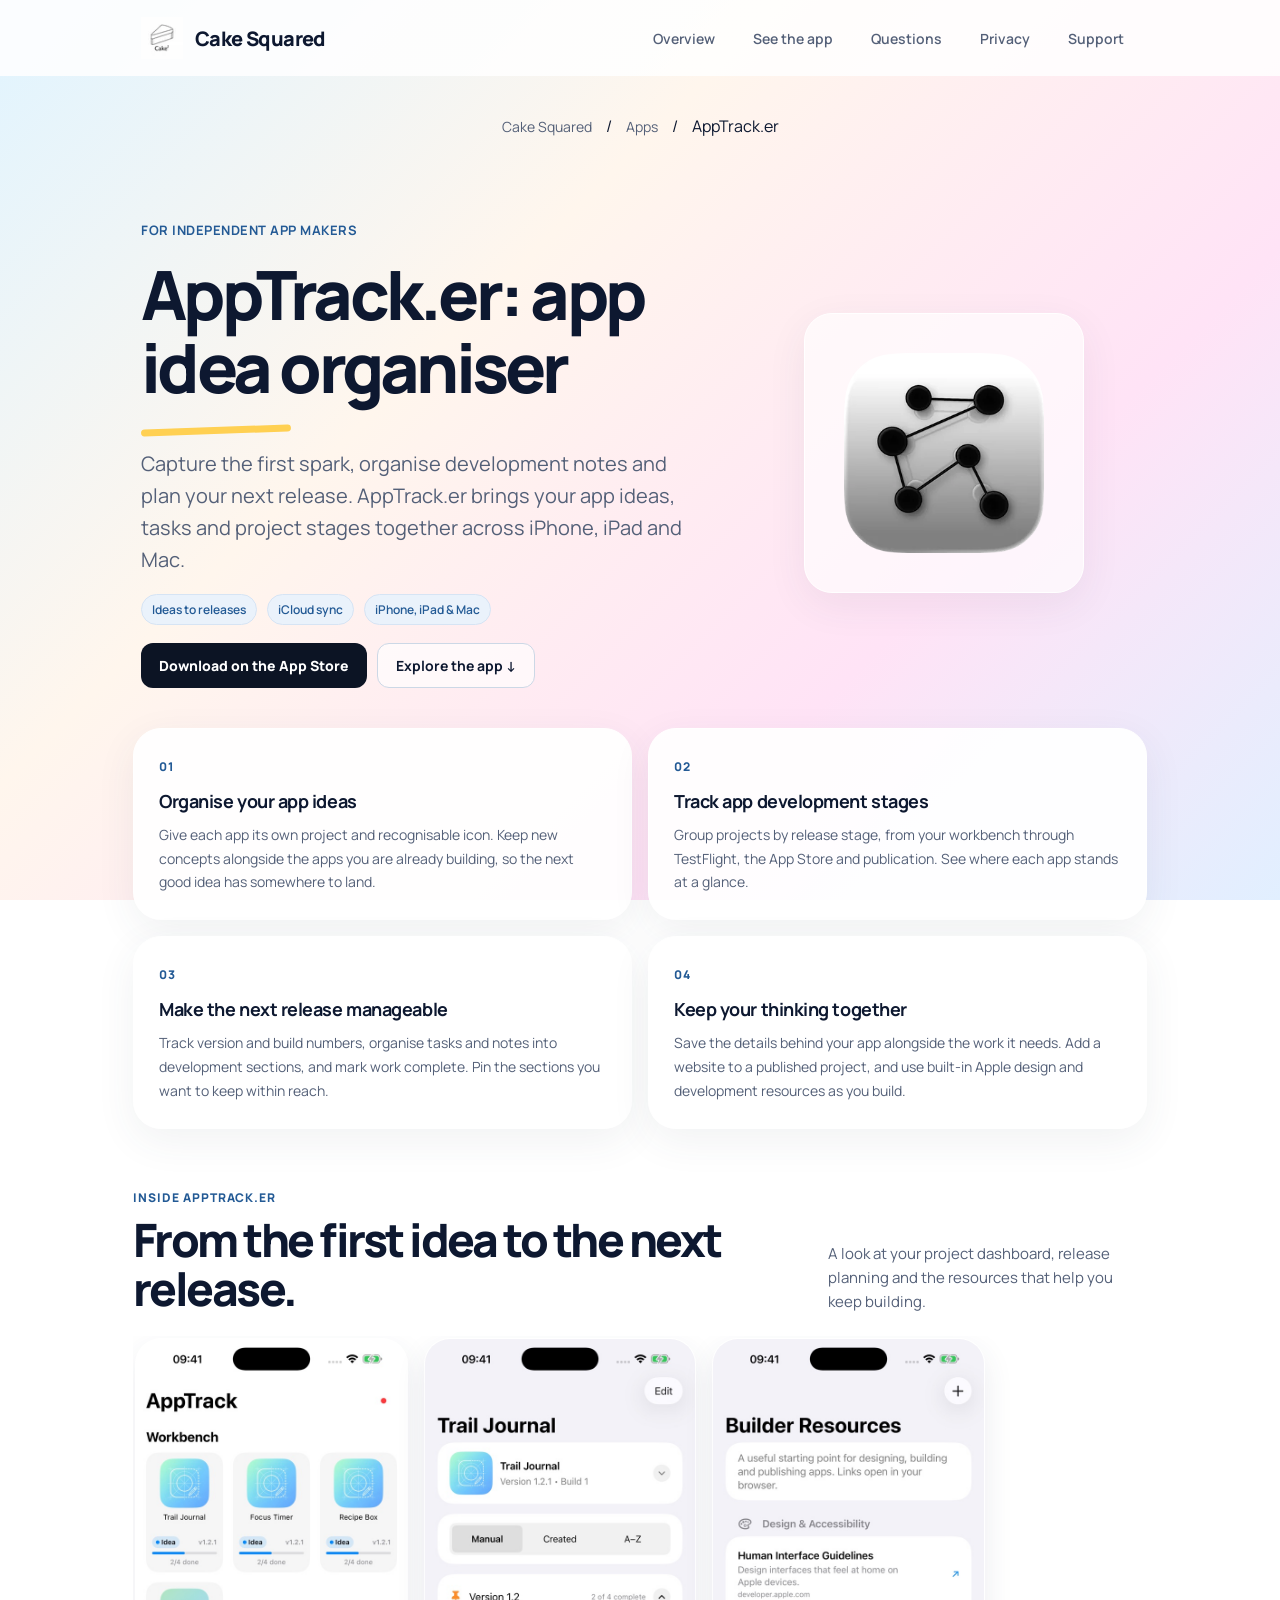
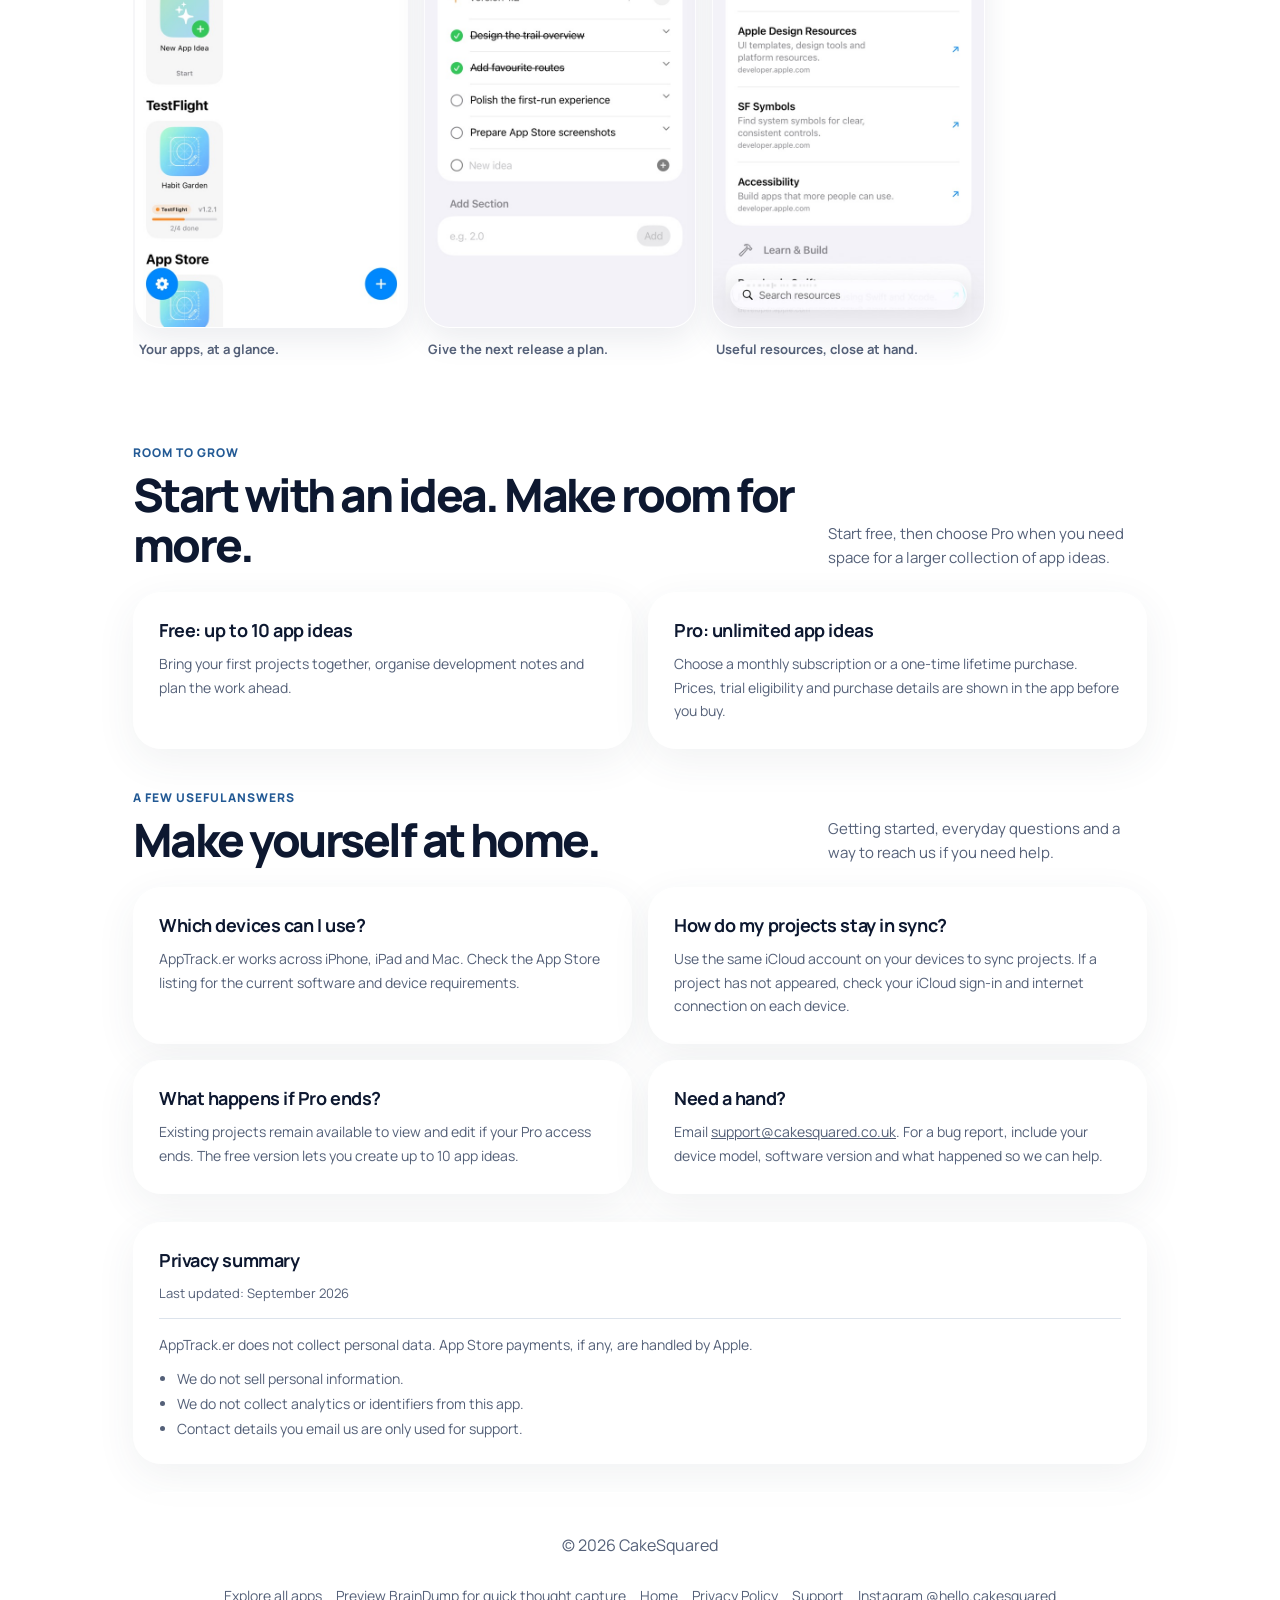
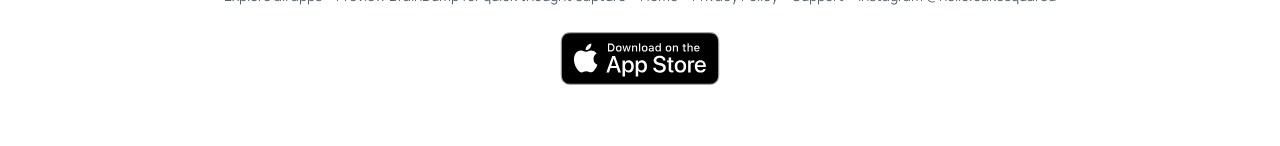
<file: app-track.html>
<!doctype html>
<html lang="en-GB">
<head>
  <meta charset="utf-8">
  <meta name="theme-color" content="#fff6fc">
  <meta name="viewport" content="width=device-width, initial-scale=1, viewport-fit=cover">
  <title>AppTrack.er — App Idea Organiser &amp; Project Planner | Cake Squared</title>
  <meta name="description" content="Organise app ideas, development notes and release plans with AppTrack.er. Track project stages, tasks and builds across iPhone, iPad and Mac.">



  <link rel="icon" href="assets/favicon-32.png" sizes="32x32" type="image/png">
  <link rel="icon" href="assets/favicon.png" sizes="512x512" type="image/png">
  <link rel="apple-touch-icon" href="assets/apple-touch-icon.png">
  <link rel="stylesheet" href="style.css?v=20261019-performance">

<link rel="canonical" href="https://cakesquared.co.uk/app-track.html">
<meta property="og:type" content="website">
<meta property="og:site_name" content="Cake Squared">
<meta property="og:locale" content="en_GB">
<meta property="og:title" content="AppTrack.er — App Idea Organiser &amp; Project Planner | Cake Squared">
<meta property="og:description" content="Organise app ideas, development notes and release plans with AppTrack.er. Track project stages, tasks and builds across iPhone, iPad and Mac.">
<meta property="og:url" content="https://cakesquared.co.uk/app-track.html">
<meta property="og:image" content="https://cakesquared.co.uk/assets/app-track-icon.png">
<meta property="og:image:alt" content="AppTrack.er app icon">
<script type="application/ld+json">{"@context": "https://schema.org", "@type": "SoftwareApplication", "name": "AppTrack.er", "url": "https://cakesquared.co.uk/app-track.html", "description": "Organise app ideas, development notes and release plans with AppTrack.er. Track project stages, tasks and builds across iPhone, iPad and Mac.", "applicationCategory": "DeveloperApplication", "operatingSystem": "iOS, iPadOS, macOS", "installUrl": "https://apps.apple.com/gb/app/apptrack-er/id6759859570", "image": "https://cakesquared.co.uk/assets/app-track-icon.png", "publisher": {"@type": "Organization", "name": "Cake Squared", "url": "https://cakesquared.co.uk/"}}</script>
<script type="application/ld+json">{"@context": "https://schema.org", "@type": "BreadcrumbList", "itemListElement": [{"@type": "ListItem", "position": 1, "name": "Cake Squared", "item": "https://cakesquared.co.uk/"}, {"@type": "ListItem", "position": 2, "name": "Apps", "item": "https://cakesquared.co.uk/apps/"}, {"@type": "ListItem", "position": 3, "name": "AppTrack.er", "item": "https://cakesquared.co.uk/app-track.html"}]}</script>
<link rel="preload" href="/assets/fonts/manrope-latin-wght.a30ddcd349.woff2" as="font" type="font/woff2" crossorigin>
</head>
<body data-app="app-track">
  <a class="skip-link" href="#main">Skip to content</a>
  <main id="main" class="page-shell page-shell--detail" aria-label="AppTrack.er">
    <header class="topbar reveal" style="--d:0">
      <a class="back-pill" href="/">
        <img src="/assets/cake-logo-96.fbf16d977c.webp" srcset="/assets/cake-logo-48.857204a670.webp 48w, /assets/cake-logo-96.fbf16d977c.webp 96w, /assets/cake-logo-144.d6beeb73c0.webp 144w" sizes="42px" alt="" width="36" height="36">
        <span>Cake Squared</span>
      </a>
      <nav class="topbar-nav" aria-label="Page actions">
        <a class="nav-link" href="#overview">Overview</a>
        <a class="nav-link" href="#screens">See the app</a>
        <a class="nav-link" href="#support">Questions</a>
        <a class="nav-link" href="#privacy">Privacy</a>
        <a class="nav-link" href="mailto:support@cakesquared.co.uk">Support</a>
      </nav>
    </header>
    <nav class="footer-meta breadcrumbs" aria-label="Breadcrumb"><a href="https://cakesquared.co.uk/">Cake Squared</a> <span aria-hidden="true">/</span> <a href="https://cakesquared.co.uk/apps/">Apps</a> <span aria-hidden="true">/</span> <span aria-current="page">AppTrack.er</span></nav>

    <section class="hero reveal" style="--d:1">
      <div class="detail-hero-grid">
        <div class="detail-hero-copy">
          <span class="eyebrow">For independent app makers</span>
          <h1>AppTrack.er: app idea organiser</h1>
          <p>Capture the first spark, organise development notes and plan your next release. AppTrack.er brings your app ideas, tasks and project stages together across iPhone, iPad and Mac.</p>
          <div class="detail-chip-row"><span class="feature-chip">Ideas to releases</span><span class="feature-chip">iCloud sync</span><span class="feature-chip">iPhone, iPad &amp; Mac</span></div>
          <div class="detail-actions">
            <a class="cta-primary" href="https://apps.apple.com/gb/app/apptrack-er/id6759859570" target="_blank" rel="noopener noreferrer">Download on the App Store</a>
            <a class="ghost-pill" href="#screens">Explore the app ↓</a>
          </div>
        </div>
        <div class="detail-media" aria-hidden="true">
          <div class="detail-glass detail-glass--light">
            <img src="/assets/app-track-icon-280.3f700f9663.webp" srcset="/assets/app-track-icon-160.f010804322.webp 160w, /assets/app-track-icon-280.3f700f9663.webp 280w, /assets/app-track-icon-420.3039250a13.webp 420w, /assets/app-track-icon-640.511a740636.webp 640w" sizes="(max-width: 650px) 130px, 202px" alt="" width="220" height="220">
          </div>
        </div>
      </div>
    </section>

    <section id="overview" class="feature-grid" aria-label="What you can do with AppTrack.er"><article class="feature-card"><span class="feature-kicker">01</span><h2>Organise your app ideas</h2><p>Give each app its own project and recognisable icon. Keep new concepts alongside the apps you are already building, so the next good idea has somewhere to land.</p></article>
<article class="feature-card"><span class="feature-kicker">02</span><h2>Track app development stages</h2><p>Group projects by release stage, from your workbench through TestFlight, the App Store and publication. See where each app stands at a glance.</p></article>
<article class="feature-card"><span class="feature-kicker">03</span><h2>Make the next release manageable</h2><p>Track version and build numbers, organise tasks and notes into development sections, and mark work complete. Pin the sections you want to keep within reach.</p></article>
<article class="feature-card"><span class="feature-kicker">04</span><h2>Keep your thinking together</h2><p>Save the details behind your app alongside the work it needs. Add a website to a published project, and use built-in Apple design and development resources as you build.</p></article></section>

<section id="screens" class="showcase" aria-labelledby="screens-heading"><div class="showcase-heading"><div><span class="eyebrow">Inside AppTrack.er</span><h2 id="screens-heading">From the first idea to the next release.</h2></div><p>A look at your project dashboard, release planning and the resources that help you keep building.</p></div><div class="screenshot-rail" tabindex="0" role="region" aria-label="AppTrack.er screenshots; scroll to see more"><figure class="screenshot-card"><img src="assets/app-track/dashboard.jpg" alt="AppTrack.er project dashboard with app ideas and release stages" width="598" height="1300" loading="lazy"><figcaption>Your apps, at a glance.</figcaption></figure><figure class="screenshot-card"><img src="assets/app-track/release-planning.jpg" alt="AppTrack.er release planning with development sections and project details" width="598" height="1300" loading="lazy"><figcaption>Give the next release a plan.</figcaption></figure><figure class="screenshot-card"><img src="assets/app-track/resources.jpg" alt="AppTrack.er built-in Apple design and development resources" width="598" height="1300" loading="lazy"><figcaption>Useful resources, close at hand.</figcaption></figure></div></section>

<section id="plans" class="showcase" aria-labelledby="plans-heading"><div class="showcase-heading"><div><span class="eyebrow">Room to grow</span><h2 id="plans-heading">Start with an idea. Make room for more.</h2></div><p>Start free, then choose Pro when you need space for a larger collection of app ideas.</p></div><div class="feature-grid"><article class="feature-card"><h3>Free: up to 10 app ideas</h3><p>Bring your first projects together, organise development notes and plan the work ahead.</p></article><article class="feature-card"><h3>Pro: unlimited app ideas</h3><p>Choose a monthly subscription or a one-time lifetime purchase. Prices, trial eligibility and purchase details are shown in the app before you buy.</p></article></div></section>

<section id="support" aria-labelledby="support-heading"><div class="showcase-heading"><div><span class="eyebrow">A few useful answers</span><h2 id="support-heading">Make yourself at home.</h2></div><p>Getting started, everyday questions and a way to reach us if you need help.</p></div><div class="support-grid"><article class="support-card"><h3>Which devices can I use?</h3><p>AppTrack.er works across iPhone, iPad and Mac. Check the App Store listing for the current software and device requirements.</p></article><article class="support-card"><h3>How do my projects stay in sync?</h3><p>Use the same iCloud account on your devices to sync projects. If a project has not appeared, check your iCloud sign-in and internet connection on each device.</p></article><article class="support-card"><h3>What happens if Pro ends?</h3><p>Existing projects remain available to view and edit if your Pro access ends. The free version lets you create up to 10 app ideas.</p></article><article class="support-card"><h3>Need a hand?</h3><p>Email <a href="mailto:support@cakesquared.co.uk?subject=AppTrack.er%20support">support@cakesquared.co.uk</a>. For a bug report, include your device model, software version and what happened so we can help.</p></article></div></section>

    <section id="privacy" class="privacy-card reveal" style="--d:7">
      <h2>Privacy summary</h2>
      <p class="intro-note">Last updated: September 2026</p>
      <div class="divider"></div>
      <p>AppTrack.er does not collect personal data. App Store payments, if any, are handled by Apple.</p>
      <ul>
        <li>We do not sell personal information.</li>
        <li>We do not collect analytics or identifiers from this app.</li>
        <li>Contact details you email us are only used for support.</li>
      </ul>
    </section>

    <footer class="footer-card reveal" style="--d:8">
      <div>
        <p>&copy; 2026 CakeSquared</p>
        <div class="footer-meta">
          <a href="/apps/">Explore all apps</a>
          <a href="/brain-dump.html">Preview BrainDump for quick thought capture</a>
          <a href="/">Home</a>
          <a href="privacy-policy.html">Privacy Policy</a>
          <a href="mailto:support@cakesquared.co.uk">Support</a>
          <a href="https://www.instagram.com/hello.cakesquared/" target="_blank" rel="noopener noreferrer">Instagram @hello.cakesquared</a>
          <a href="https://apps.apple.com/gb/app/apptrack-er/id6759859570" target="_blank" rel="noopener noreferrer"><img src="assets/app-store-badge.svg" alt="Download on the App Store" width="160" height="53" loading="lazy"></a>
        </div>
      </div>
    </footer>
  </main>
</body>
</html>
</file>
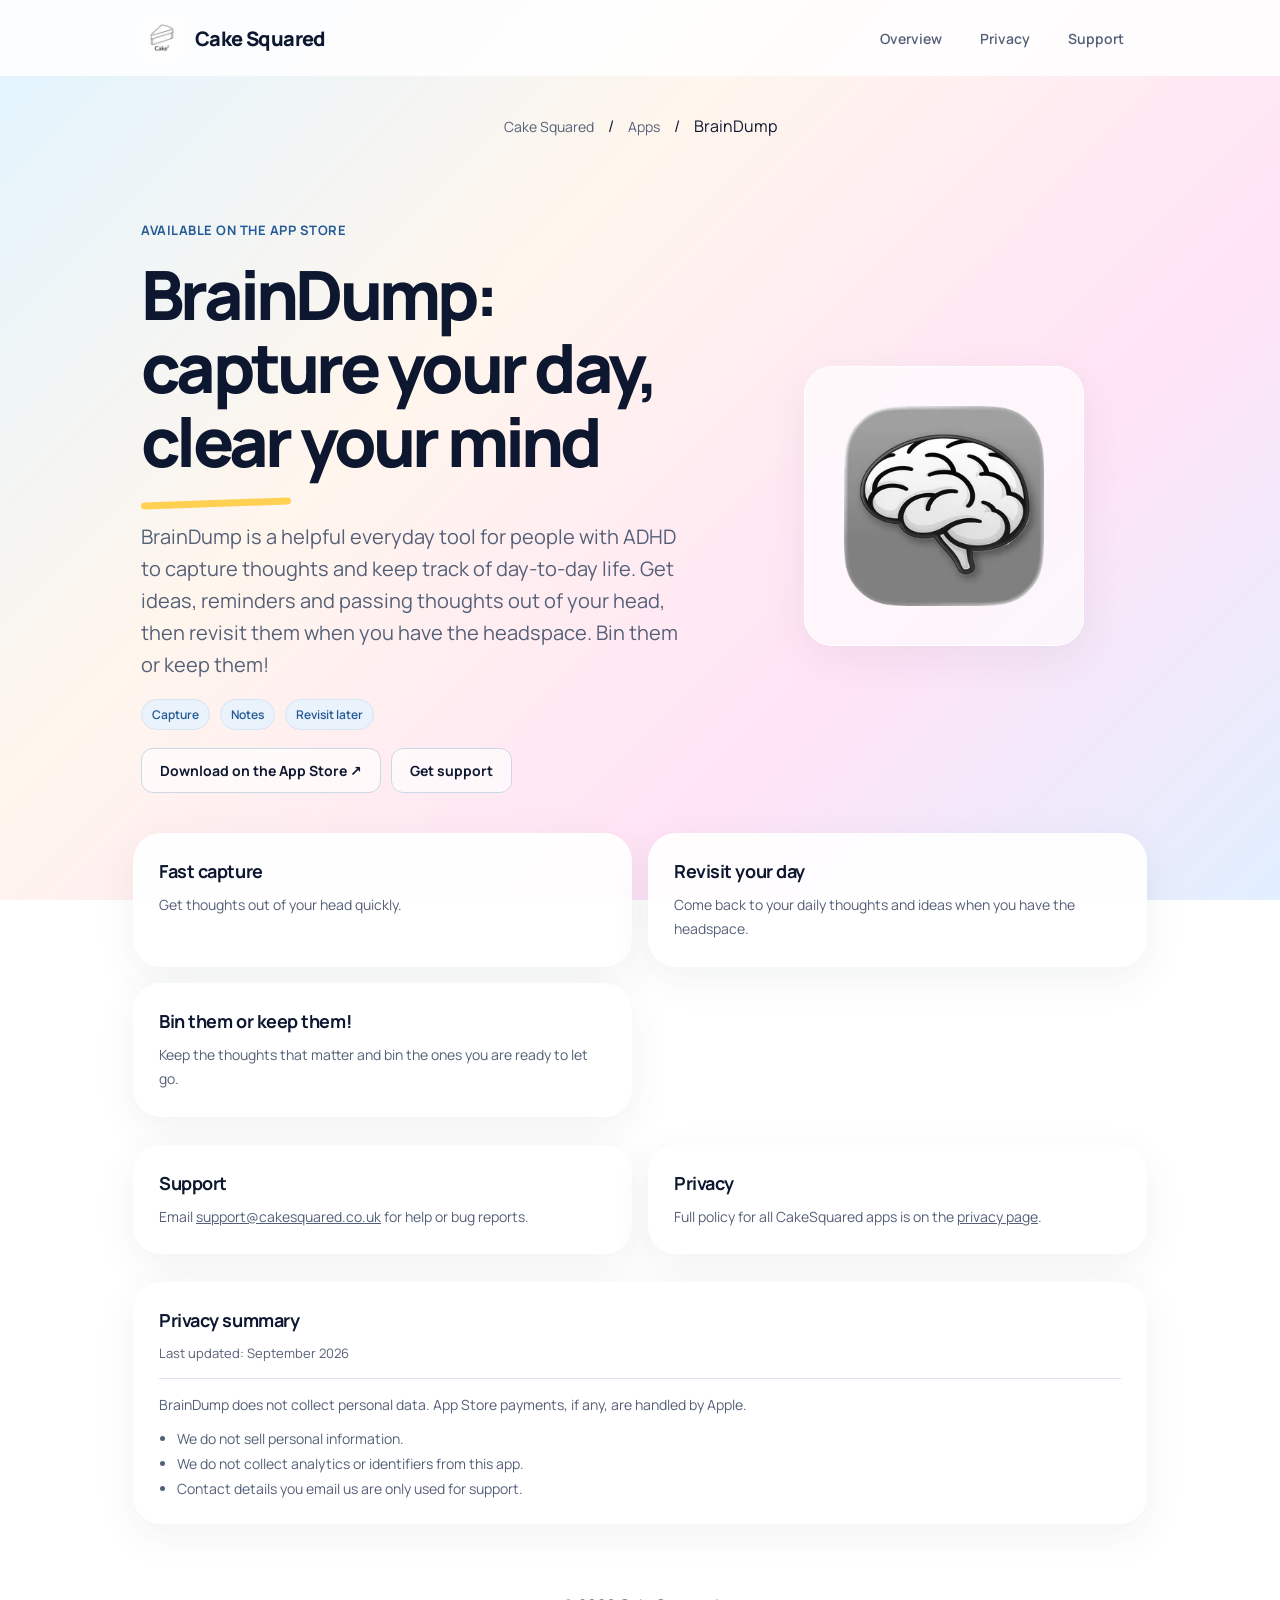
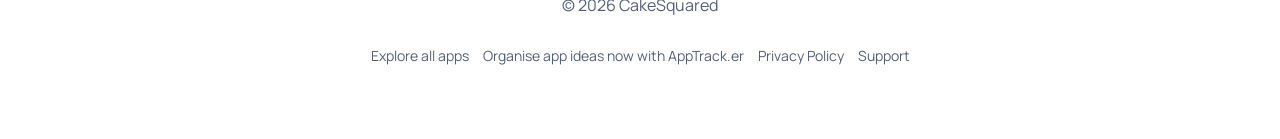
<file: brain-dump.html>
<!doctype html>
<html lang="en-GB">
<head>
  <meta charset="utf-8">
  <meta name="theme-color" content="#fff6fc">
  <meta name="viewport" content="width=device-width, initial-scale=1, viewport-fit=cover">
  <title>BrainDump — Capture Your Daily Thoughts | Cake Squared</title>
  <meta name="description" content="BrainDump is a helpful everyday tool for people with ADHD. Capture daily thoughts, revisit them later, then bin them or keep them. Available on the App Store.">



  <link rel="icon" href="assets/favicon-32.png" sizes="32x32" type="image/png">
  <link rel="icon" href="assets/favicon.png" sizes="512x512" type="image/png">
  <link rel="apple-touch-icon" href="assets/apple-touch-icon.png">
  <link rel="stylesheet" href="style.css?v=20261019-performance">

<link rel="canonical" href="https://cakesquared.co.uk/brain-dump.html">
<meta property="og:type" content="website">
<meta property="og:site_name" content="Cake Squared">
<meta property="og:locale" content="en_GB">
<meta property="og:title" content="BrainDump — Capture Your Daily Thoughts | Cake Squared">
<meta property="og:description" content="BrainDump is a helpful everyday tool for people with ADHD. Capture daily thoughts, revisit them later, then bin them or keep them. Available on the App Store.">
<meta property="og:url" content="https://cakesquared.co.uk/brain-dump.html">
<meta property="og:image" content="https://cakesquared.co.uk/assets/brain-dump-icon.png">
<meta property="og:image:alt" content="BrainDump app icon">
<script type="application/ld+json">{"@context": "https://schema.org", "@type": "BreadcrumbList", "itemListElement": [{"@type": "ListItem", "position": 1, "name": "Cake Squared", "item": "https://cakesquared.co.uk/"}, {"@type": "ListItem", "position": 2, "name": "Apps", "item": "https://cakesquared.co.uk/apps/"}, {"@type": "ListItem", "position": 3, "name": "BrainDump", "item": "https://cakesquared.co.uk/brain-dump.html"}]}</script>
<script type="application/ld+json">{"@context": "https://schema.org", "@type": "SoftwareApplication", "name": "BrainDump", "url": "https://cakesquared.co.uk/brain-dump.html", "operatingSystem": "iOS", "applicationCategory": "ProductivityApplication", "installUrl": "https://apps.apple.com/us/app/braindump-capture-your-mind/id6759315059", "description": "Capture daily thoughts, revisit them later, then bin them or keep them. A helpful everyday tool for people with ADHD."}</script>
<link rel="preload" href="/assets/fonts/manrope-latin-wght.a30ddcd349.woff2" as="font" type="font/woff2" crossorigin>
</head>
<body data-app="brain-dump">
  <a class="skip-link" href="#main">Skip to content</a>
  <main id="main" class="page-shell page-shell--detail" aria-label="BrainDump">
    <header class="topbar reveal" style="--d:0">
      <a class="back-pill" href="/">
        <img src="/assets/cake-logo-96.fbf16d977c.webp" srcset="/assets/cake-logo-48.857204a670.webp 48w, /assets/cake-logo-96.fbf16d977c.webp 96w, /assets/cake-logo-144.d6beeb73c0.webp 144w" sizes="42px" alt="" width="36" height="36">
        <span>Cake Squared</span>
      </a>
      <nav class="topbar-nav" aria-label="Page actions">
        <a class="nav-link" href="#overview">Overview</a>
        <a class="nav-link" href="#privacy">Privacy</a>
        <a class="nav-link" href="mailto:support@cakesquared.co.uk">Support</a>
      </nav>
    </header>
    <nav class="footer-meta breadcrumbs" aria-label="Breadcrumb"><a href="https://cakesquared.co.uk/">Cake Squared</a> <span aria-hidden="true">/</span> <a href="https://cakesquared.co.uk/apps/">Apps</a> <span aria-hidden="true">/</span> <span aria-current="page">BrainDump</span></nav>

    <section class="hero reveal" style="--d:1">
      <div class="detail-hero-grid">
        <div class="detail-hero-copy">
          <span class="eyebrow">Available on the App Store</span>
          <h1>BrainDump: capture your day, clear your mind</h1>
          <p>BrainDump is a helpful everyday tool for people with ADHD to capture thoughts and keep track of day-to-day life. Get ideas, reminders and passing thoughts out of your head, then revisit them when you have the headspace. Bin them or keep them!</p>
          <div class="detail-chip-row">
            <span class="feature-chip">Capture</span>
            <span class="feature-chip">Notes</span>
            <span class="feature-chip">Revisit later</span>
          </div>
          <div class="detail-actions">
            <a class="ghost-pill" href="https://apps.apple.com/us/app/braindump-capture-your-mind/id6759315059" target="_blank" rel="noopener">Download on the App Store ↗</a>
            <a class="ghost-pill" href="mailto:support@cakesquared.co.uk">Get support</a>
          </div>
        </div>
        <div class="detail-media" aria-hidden="true">
          <div class="detail-glass detail-glass--light">
            <img src="/assets/brain-dump-icon-280.26d055d819.webp" srcset="/assets/brain-dump-icon-160.3758b130e0.webp 160w, /assets/brain-dump-icon-280.26d055d819.webp 280w, /assets/brain-dump-icon-420.34e09faa56.webp 420w, /assets/brain-dump-icon-640.884ef76376.webp 640w" sizes="(max-width: 650px) 130px, 202px" alt="" width="220" height="220" loading="lazy">
          </div>
        </div>
      </div>
    </section>

    <section id="overview" class="feature-grid">
      <article class="feature-card reveal" style="--d:2"><h2>Fast capture</h2><p>Get thoughts out of your head quickly.</p></article>
      <article class="feature-card reveal" style="--d:3"><h2>Revisit your day</h2><p>Come back to your daily thoughts and ideas when you have the headspace.</p></article>
      <article class="feature-card reveal" style="--d:4"><h2>Bin them or keep them!</h2><p>Keep the thoughts that matter and bin the ones you are ready to let go.</p></article>
    </section>

    <section class="support-grid">
      <article class="support-card reveal" style="--d:5">
        <h2>Support</h2>
        <p>Email <a href="mailto:support@cakesquared.co.uk">support@cakesquared.co.uk</a> for help or bug reports.</p>
      </article>
      <article class="support-card reveal" style="--d:6">
        <h2>Privacy</h2>
        <p>Full policy for all CakeSquared apps is on the <a href="privacy-policy.html">privacy page</a>.</p>
      </article>
    </section>

    <section id="privacy" class="privacy-card reveal" style="--d:7">
      <h2>Privacy summary</h2>
      <p class="intro-note">Last updated: September 2026</p>
      <div class="divider"></div>
      <p>BrainDump does not collect personal data. App Store payments, if any, are handled by Apple.</p>
      <ul>
        <li>We do not sell personal information.</li>
        <li>We do not collect analytics or identifiers from this app.</li>
        <li>Contact details you email us are only used for support.</li>
      </ul>
    </section>

    <footer class="footer-card reveal" style="--d:8">
      <div>
        <p>&copy; 2026 CakeSquared</p>
        <div class="footer-meta">
          <a href="/apps/">Explore all apps</a>
          <a href="/app-track.html">Organise app ideas now with AppTrack.er</a>
          <a href="privacy-policy.html">Privacy Policy</a>
          <a href="mailto:support@cakesquared.co.uk">Support</a>

        </div>
      </div>
    </footer>
  </main>
</body>
</html>
</file>
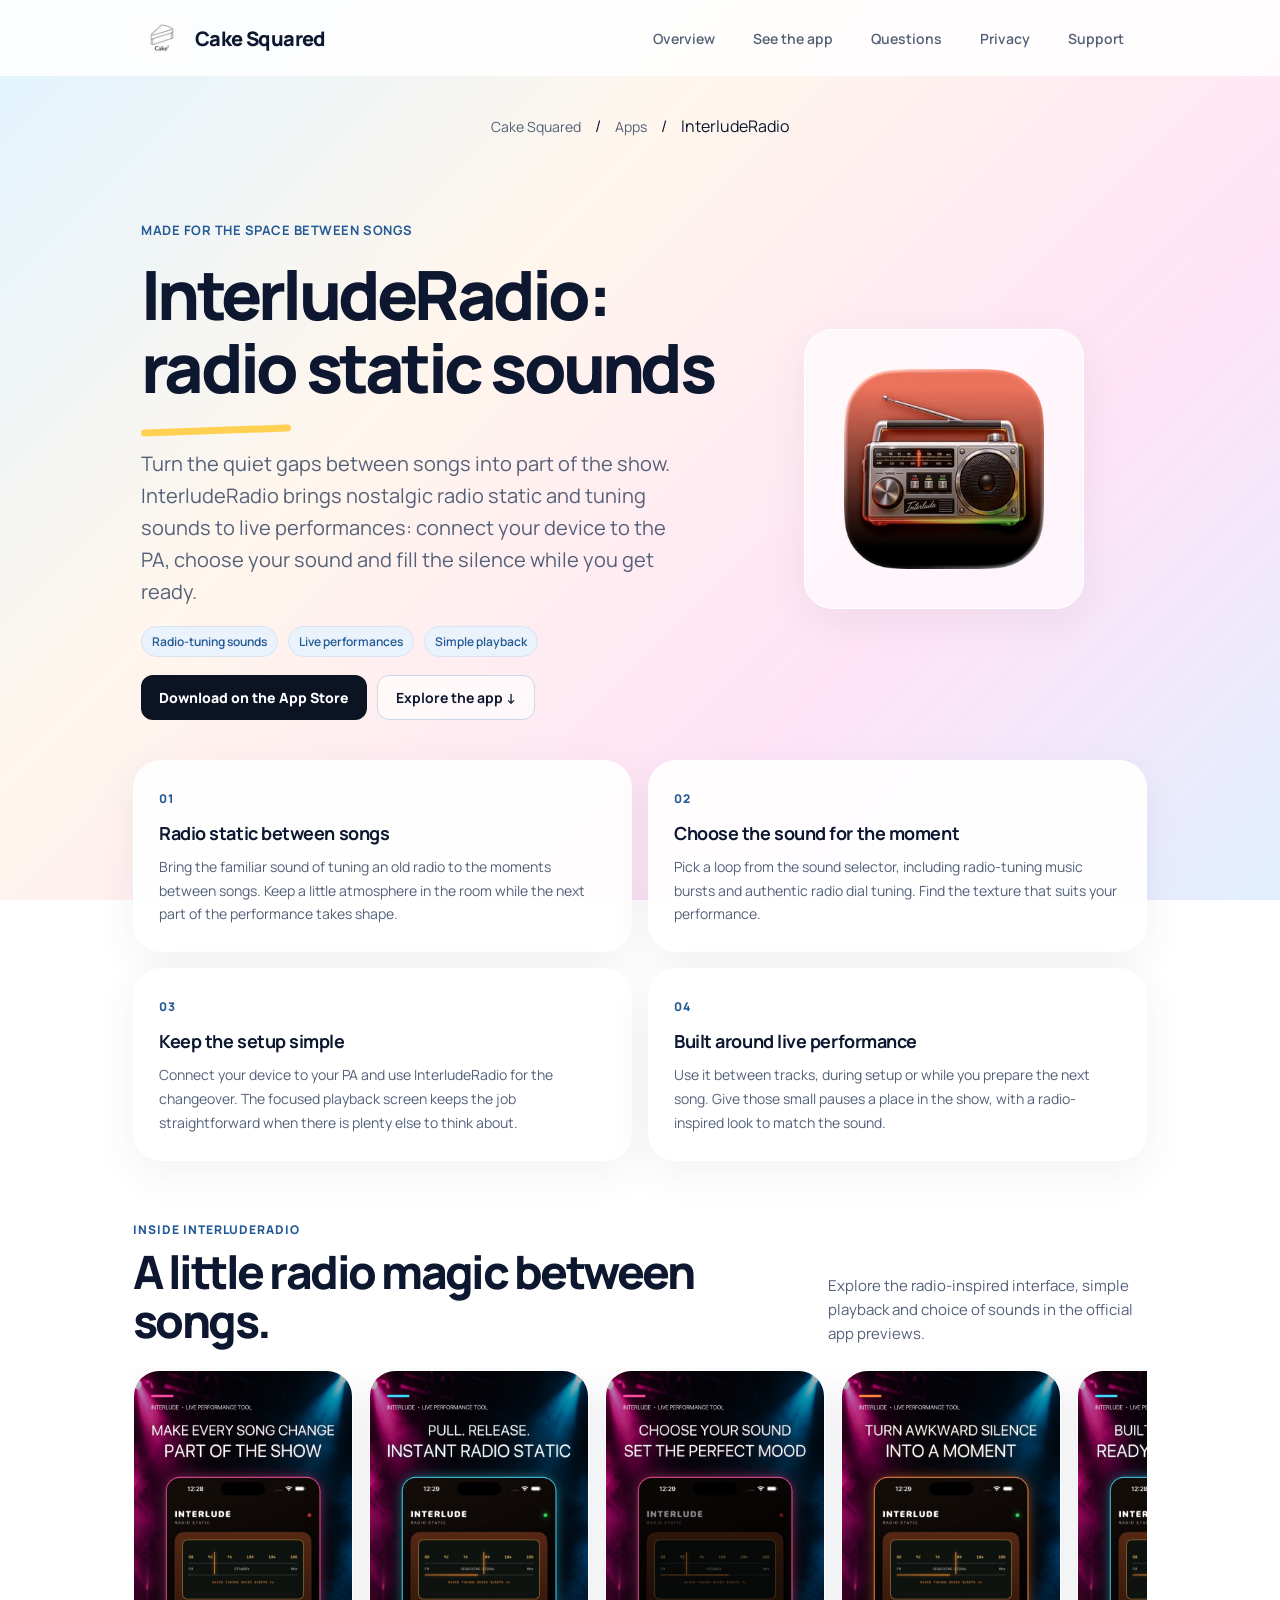
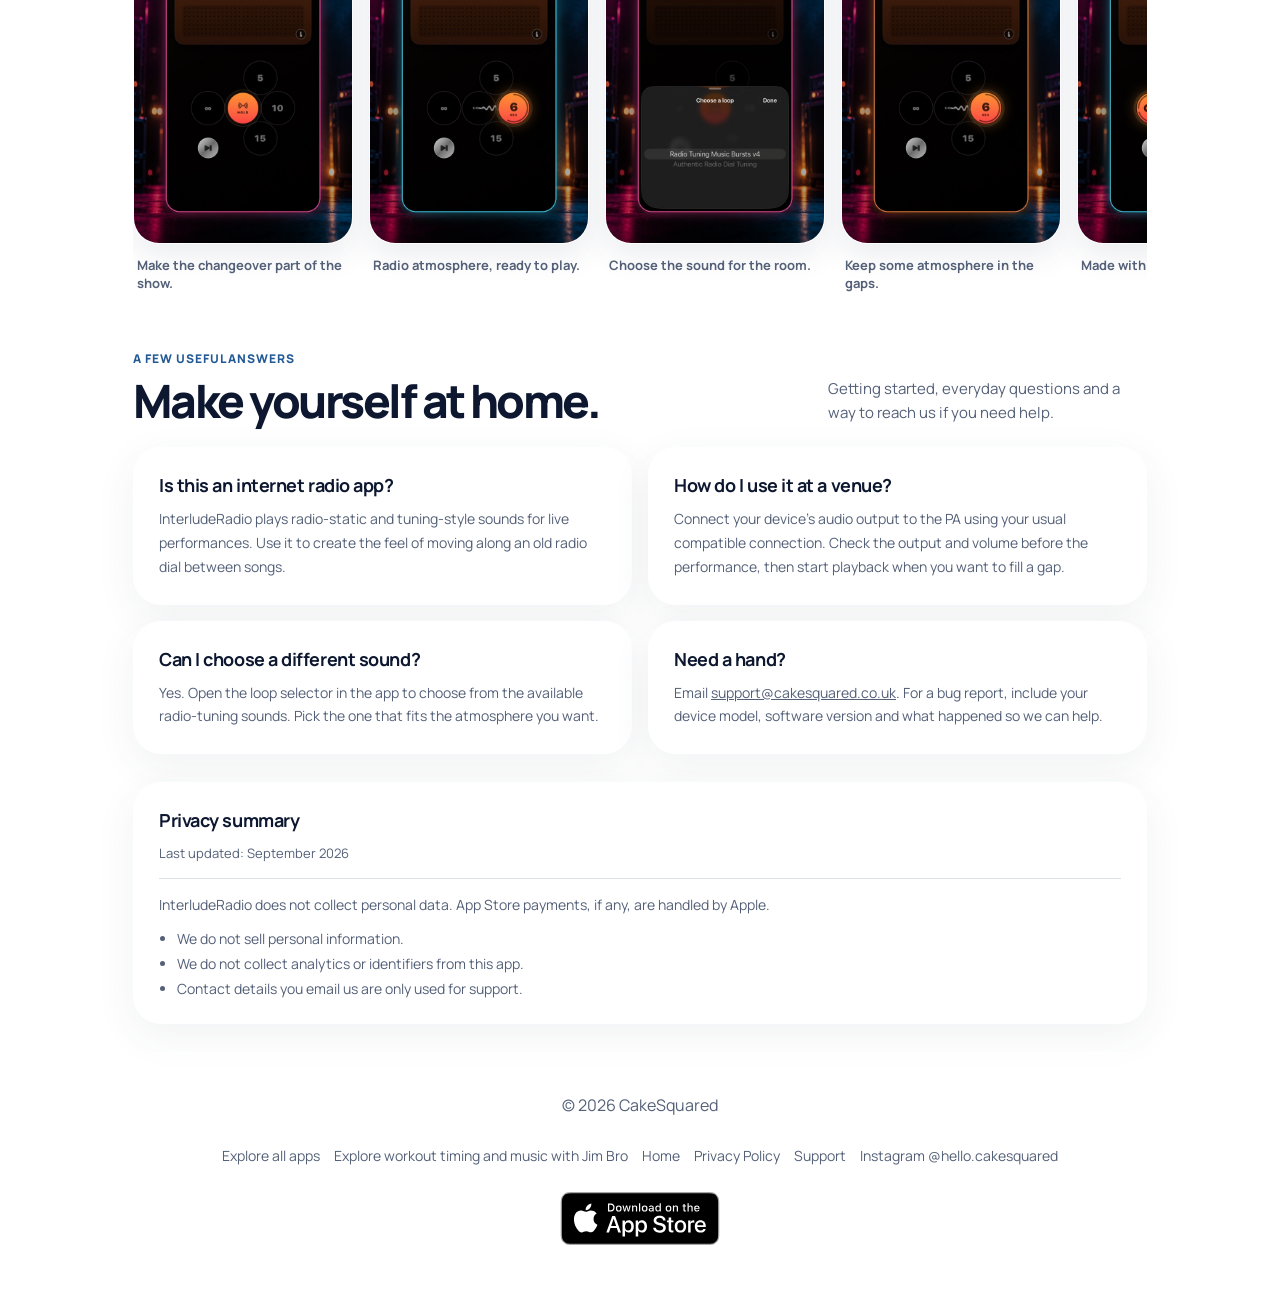
<file: interlude.html>
<!doctype html>
<html lang="en-GB">
<head>
  <meta charset="utf-8">
  <meta name="theme-color" content="#fff6fc">
  <meta name="viewport" content="width=device-width, initial-scale=1, viewport-fit=cover">
  <title>InterludeRadio — Radio Static Sounds for Live Shows</title>
  <meta name="description" content="Fill gaps between songs with InterludeRadio. Play radio-static and tuning sounds through your PA for atmosphere during live performance changeovers.">



  <link rel="icon" href="assets/favicon-32.png" sizes="32x32" type="image/png">
  <link rel="icon" href="assets/favicon.png" sizes="512x512" type="image/png">
  <link rel="apple-touch-icon" href="assets/apple-touch-icon.png">
  <link rel="stylesheet" href="style.css?v=20261019-performance">

<link rel="canonical" href="https://cakesquared.co.uk/interlude.html">
<meta property="og:type" content="website">
<meta property="og:site_name" content="Cake Squared">
<meta property="og:locale" content="en_GB">
<meta property="og:title" content="InterludeRadio — Radio Static Sounds for Live Shows">
<meta property="og:description" content="Fill gaps between songs with InterludeRadio. Play radio-static and tuning sounds through your PA for atmosphere during live performance changeovers.">
<meta property="og:url" content="https://cakesquared.co.uk/interlude.html">
<meta property="og:image" content="https://cakesquared.co.uk/assets/interlude-icon.png">
<meta property="og:image:alt" content="InterludeRadio app icon">
<script type="application/ld+json">{"@context": "https://schema.org", "@type": "SoftwareApplication", "name": "InterludeRadio", "url": "https://cakesquared.co.uk/interlude.html", "description": "Fill gaps between songs with InterludeRadio. Play radio-static and tuning sounds through your PA for atmosphere during live performance changeovers.", "applicationCategory": "UtilitiesApplication", "operatingSystem": "iOS", "installUrl": "https://apps.apple.com/gb/app/interluderadio/id6811347236", "image": "https://cakesquared.co.uk/assets/interlude-icon.png", "publisher": {"@type": "Organization", "name": "Cake Squared", "url": "https://cakesquared.co.uk/"}}</script>
<script type="application/ld+json">{"@context": "https://schema.org", "@type": "BreadcrumbList", "itemListElement": [{"@type": "ListItem", "position": 1, "name": "Cake Squared", "item": "https://cakesquared.co.uk/"}, {"@type": "ListItem", "position": 2, "name": "Apps", "item": "https://cakesquared.co.uk/apps/"}, {"@type": "ListItem", "position": 3, "name": "InterludeRadio", "item": "https://cakesquared.co.uk/interlude.html"}]}</script>
<link rel="preload" href="/assets/fonts/manrope-latin-wght.a30ddcd349.woff2" as="font" type="font/woff2" crossorigin>
</head>
<body data-app="interlude">
  <a class="skip-link" href="#main">Skip to content</a>
  <main id="main" class="page-shell page-shell--detail" aria-label="InterludeRadio">
    <header class="topbar reveal" style="--d:0">
      <a class="back-pill" href="/">
        <img src="/assets/cake-logo-96.fbf16d977c.webp" srcset="/assets/cake-logo-48.857204a670.webp 48w, /assets/cake-logo-96.fbf16d977c.webp 96w, /assets/cake-logo-144.d6beeb73c0.webp 144w" sizes="42px" alt="" width="36" height="36">
        <span>Cake Squared</span>
      </a>
      <nav class="topbar-nav" aria-label="Page actions">
        <a class="nav-link" href="#overview">Overview</a>
        <a class="nav-link" href="#screens">See the app</a>
        <a class="nav-link" href="#support">Questions</a>
        <a class="nav-link" href="#privacy">Privacy</a>
        <a class="nav-link" href="mailto:support@cakesquared.co.uk">Support</a>
      </nav>
    </header>
    <nav class="footer-meta breadcrumbs" aria-label="Breadcrumb"><a href="https://cakesquared.co.uk/">Cake Squared</a> <span aria-hidden="true">/</span> <a href="https://cakesquared.co.uk/apps/">Apps</a> <span aria-hidden="true">/</span> <span aria-current="page">InterludeRadio</span></nav>

    <section class="hero reveal" style="--d:1">
      <div class="detail-hero-grid">
        <div class="detail-hero-copy">
          <span class="eyebrow">Made for the space between songs</span>
          <h1>InterludeRadio: radio static sounds</h1>
          <p>Turn the quiet gaps between songs into part of the show. InterludeRadio brings nostalgic radio static and tuning sounds to live performances: connect your device to the PA, choose your sound and fill the silence while you get ready.</p>
          <div class="detail-chip-row"><span class="feature-chip">Radio-tuning sounds</span><span class="feature-chip">Live performances</span><span class="feature-chip">Simple playback</span></div>
          <div class="detail-actions">
            <a class="cta-primary" href="https://apps.apple.com/gb/app/interluderadio/id6811347236" target="_blank" rel="noopener noreferrer">Download on the App Store</a>
            <a class="ghost-pill" href="#screens">Explore the app ↓</a>
          </div>
        </div>
        <div class="detail-media" aria-hidden="true">
          <div class="detail-glass">
            <img src="/assets/interlude-icon-280.21f62c529a.webp" srcset="/assets/interlude-icon-160.9096c0a732.webp 160w, /assets/interlude-icon-280.21f62c529a.webp 280w, /assets/interlude-icon-420.edabfe702f.webp 420w, /assets/interlude-icon-640.c28ff5ff35.webp 640w" sizes="(max-width: 650px) 130px, 202px" alt="" width="220" height="220">
          </div>
        </div>
      </div>
    </section>

    <section id="overview" class="feature-grid" aria-label="What you can do with InterludeRadio"><article class="feature-card"><span class="feature-kicker">01</span><h2>Radio static between songs</h2><p>Bring the familiar sound of tuning an old radio to the moments between songs. Keep a little atmosphere in the room while the next part of the performance takes shape.</p></article>
<article class="feature-card"><span class="feature-kicker">02</span><h2>Choose the sound for the moment</h2><p>Pick a loop from the sound selector, including radio-tuning music bursts and authentic radio dial tuning. Find the texture that suits your performance.</p></article>
<article class="feature-card"><span class="feature-kicker">03</span><h2>Keep the setup simple</h2><p>Connect your device to your PA and use InterludeRadio for the changeover. The focused playback screen keeps the job straightforward when there is plenty else to think about.</p></article>
<article class="feature-card"><span class="feature-kicker">04</span><h2>Built around live performance</h2><p>Use it between tracks, during setup or while you prepare the next song. Give those small pauses a place in the show, with a radio-inspired look to match the sound.</p></article></section>

<section id="screens" class="showcase" aria-labelledby="screens-heading"><div class="showcase-heading"><div><span class="eyebrow">Inside InterludeRadio</span><h2 id="screens-heading">A little radio magic between songs.</h2></div><p>Explore the radio-inspired interface, simple playback and choice of sounds in the official app previews.</p></div><div class="screenshot-rail" tabindex="0" role="region" aria-label="InterludeRadio screenshots; scroll to see more"><figure class="screenshot-card"><img src="assets/interlude/changeover.jpg" alt="InterludeRadio App Store preview introducing radio sound between songs" width="600" height="1298" loading="lazy"><figcaption>Make the changeover part of the show.</figcaption></figure><figure class="screenshot-card"><img src="assets/interlude/radio-static.jpg" alt="InterludeRadio playback interface for radio static" width="600" height="1298" loading="lazy"><figcaption>Radio atmosphere, ready to play.</figcaption></figure><figure class="screenshot-card"><img src="assets/interlude/sounds.jpg" alt="InterludeRadio loop selector showing radio-tuning sound options" width="600" height="1298" loading="lazy"><figcaption>Choose the sound for the room.</figcaption></figure><figure class="screenshot-card"><img src="assets/interlude/no-silence.jpg" alt="InterludeRadio preview about filling silence between songs" width="600" height="1298" loading="lazy"><figcaption>Keep some atmosphere in the gaps.</figcaption></figure><figure class="screenshot-card"><img src="assets/interlude/stage.jpg" alt="InterludeRadio live performance app preview" width="600" height="1298" loading="lazy"><figcaption>Made with the stage in mind.</figcaption></figure></div></section>



<section id="support" aria-labelledby="support-heading"><div class="showcase-heading"><div><span class="eyebrow">A few useful answers</span><h2 id="support-heading">Make yourself at home.</h2></div><p>Getting started, everyday questions and a way to reach us if you need help.</p></div><div class="support-grid"><article class="support-card"><h3>Is this an internet radio app?</h3><p>InterludeRadio plays radio-static and tuning-style sounds for live performances. Use it to create the feel of moving along an old radio dial between songs.</p></article><article class="support-card"><h3>How do I use it at a venue?</h3><p>Connect your device’s audio output to the PA using your usual compatible connection. Check the output and volume before the performance, then start playback when you want to fill a gap.</p></article><article class="support-card"><h3>Can I choose a different sound?</h3><p>Yes. Open the loop selector in the app to choose from the available radio-tuning sounds. Pick the one that fits the atmosphere you want.</p></article><article class="support-card"><h3>Need a hand?</h3><p>Email <a href="mailto:support@cakesquared.co.uk?subject=InterludeRadio%20support">support@cakesquared.co.uk</a>. For a bug report, include your device model, software version and what happened so we can help.</p></article></div></section>

    <section id="privacy" class="privacy-card reveal" style="--d:7">
      <h2>Privacy summary</h2>
      <p class="intro-note">Last updated: September 2026</p>
      <div class="divider"></div>
      <p>InterludeRadio does not collect personal data. App Store payments, if any, are handled by Apple.</p>
      <ul>
        <li>We do not sell personal information.</li>
        <li>We do not collect analytics or identifiers from this app.</li>
        <li>Contact details you email us are only used for support.</li>
      </ul>
    </section>

    <footer class="footer-card reveal" style="--d:8">
      <div>
        <p>&copy; 2026 CakeSquared</p>
        <div class="footer-meta">
          <a href="/apps/">Explore all apps</a>
          <a href="/jim-bro.html">Explore workout timing and music with Jim Bro</a>
          <a href="/">Home</a>
          <a href="privacy-policy.html">Privacy Policy</a>
          <a href="mailto:support@cakesquared.co.uk">Support</a>
          <a href="https://www.instagram.com/hello.cakesquared/" target="_blank" rel="noopener noreferrer">Instagram @hello.cakesquared</a>
          <a href="https://apps.apple.com/gb/app/interluderadio/id6811347236" target="_blank" rel="noopener noreferrer"><img src="assets/app-store-badge.svg" alt="Download on the App Store" width="160" height="53" loading="lazy"></a>
        </div>
      </div>
    </footer>
  </main>
</body>
</html>
</file>
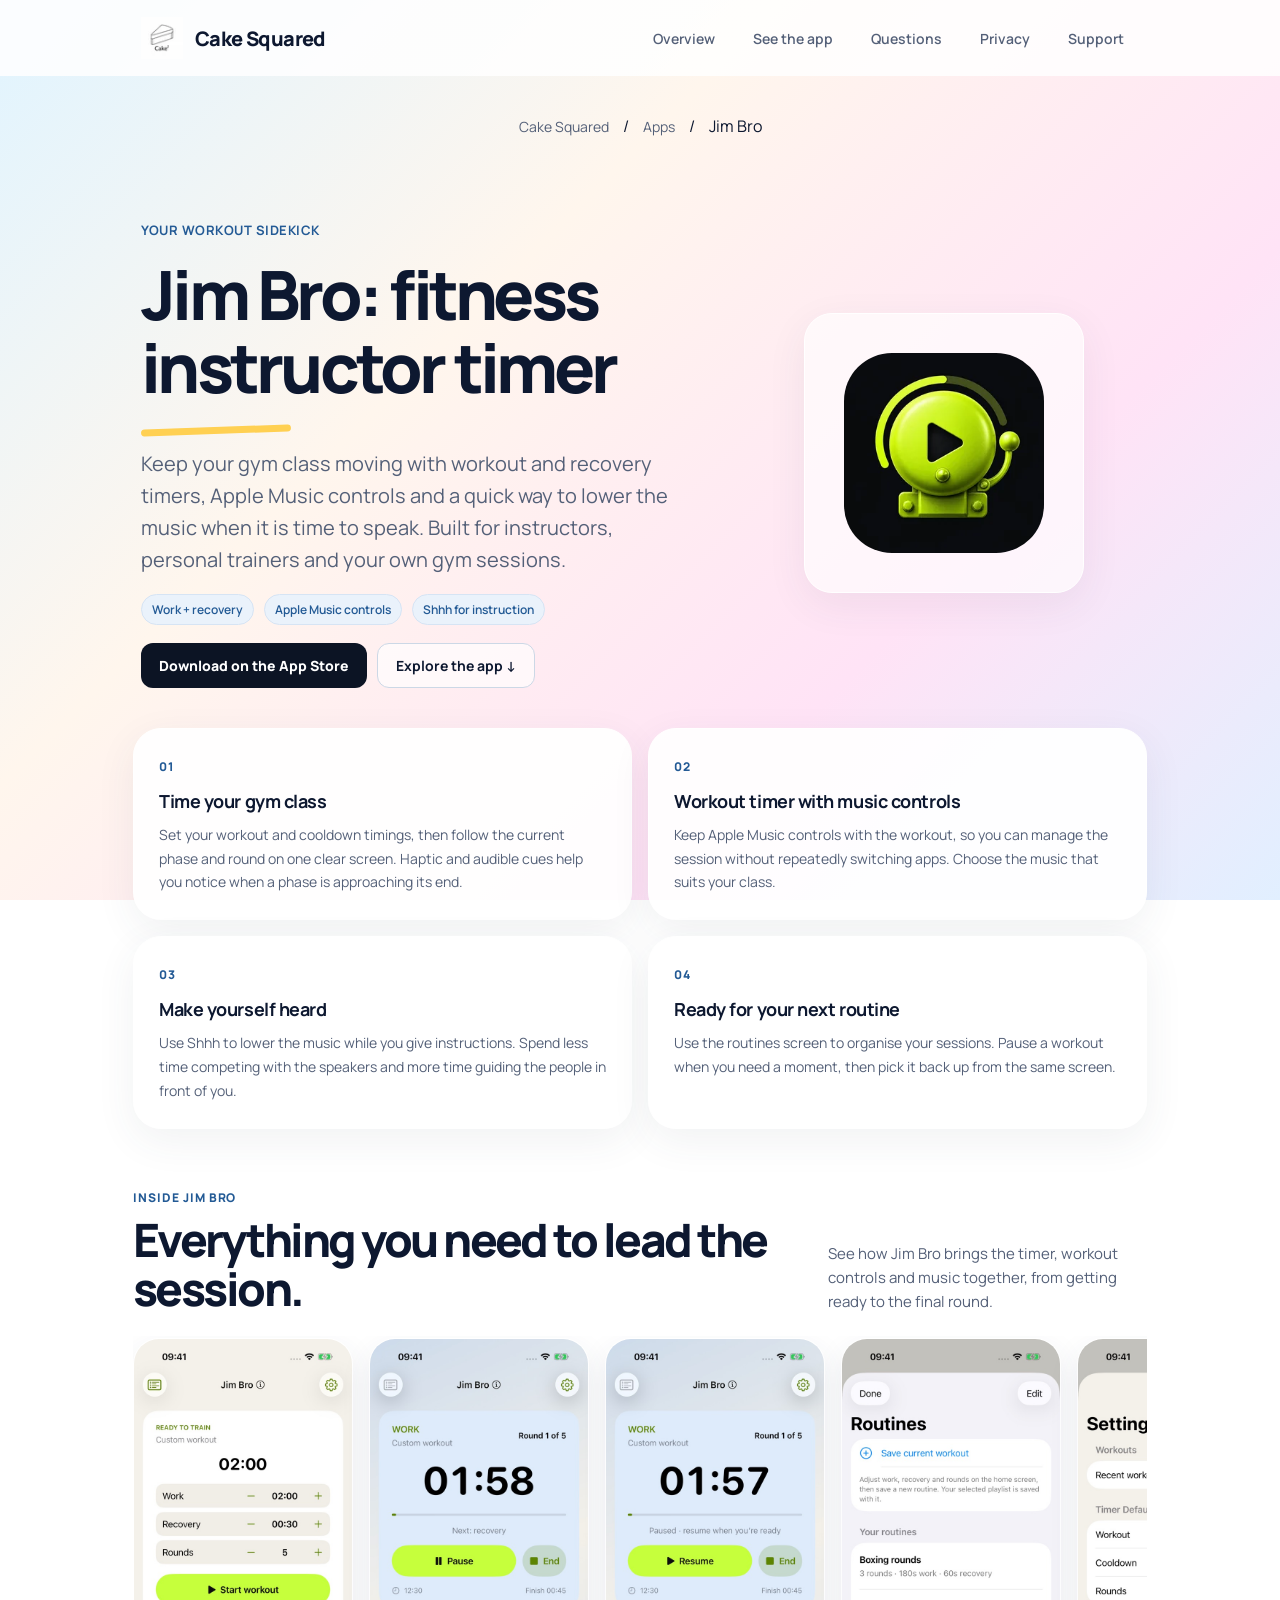
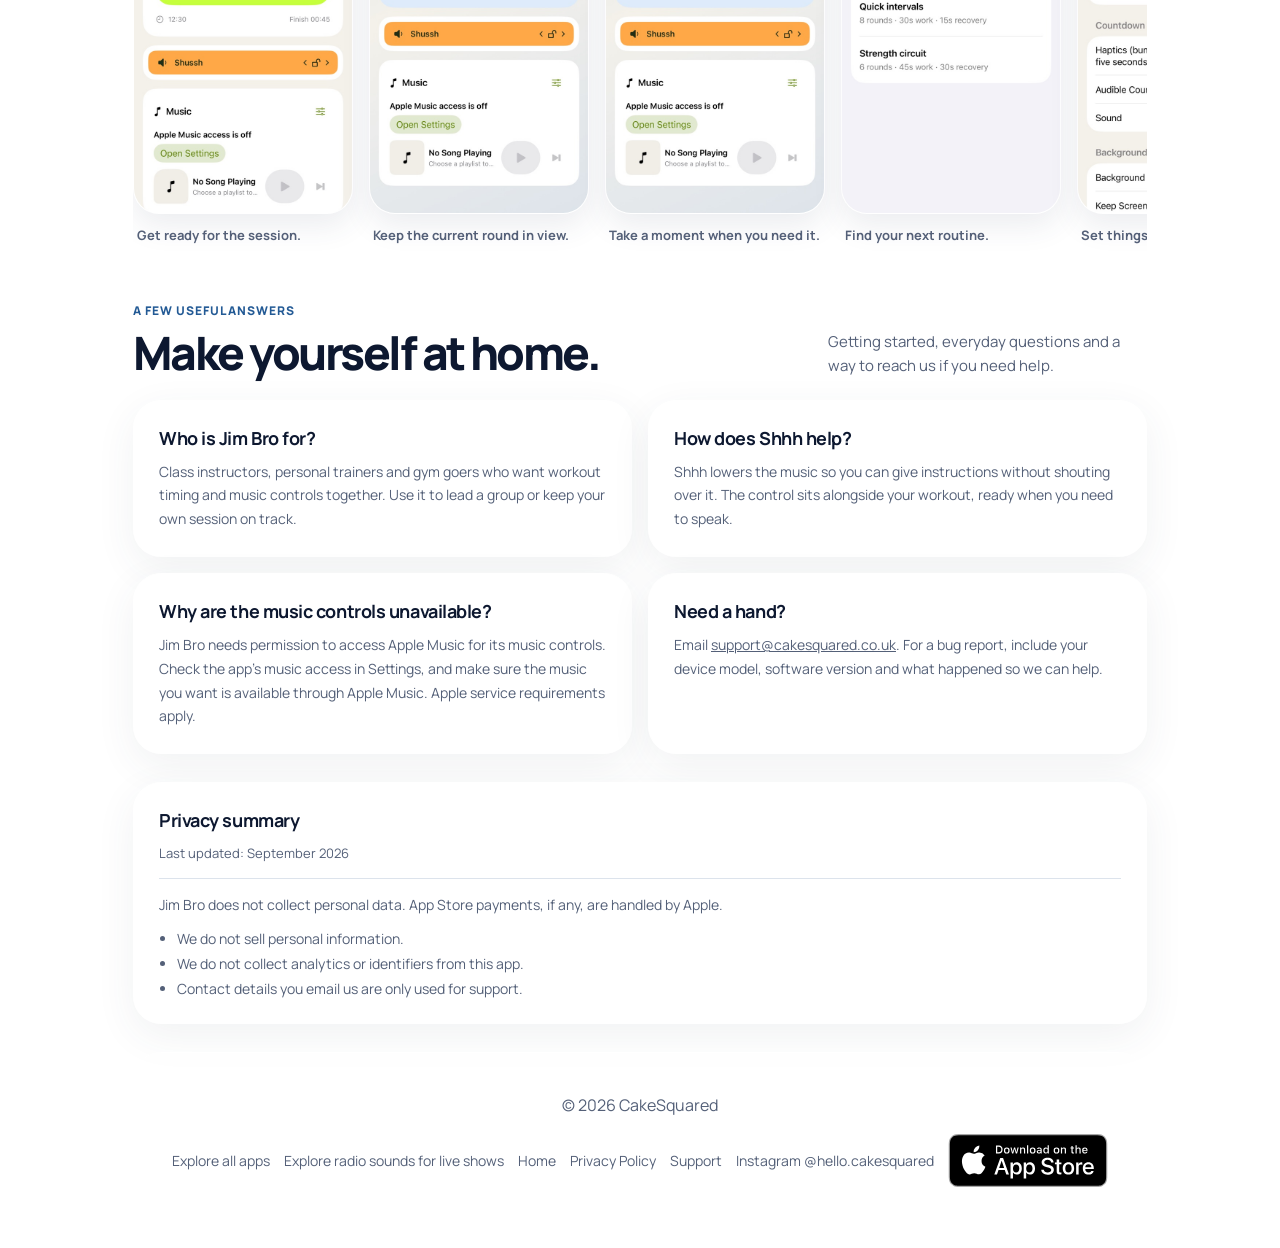
<file: jim-bro.html>
<!doctype html>
<html lang="en-GB">
<head>
  <meta charset="utf-8">
  <meta name="theme-color" content="#fff6fc">
  <meta name="viewport" content="width=device-width, initial-scale=1, viewport-fit=cover">
  <title>Jim Bro — Fitness Instructor Timer &amp; Music | Cake Squared</title>
  <meta name="description" content="Lead gym classes with Jim Bro: workout and recovery timers, Apple Music controls and Shhh to lower music while you give instructions.">



  <link rel="icon" href="assets/favicon-32.png" sizes="32x32" type="image/png">
  <link rel="icon" href="assets/favicon.png" sizes="512x512" type="image/png">
  <link rel="apple-touch-icon" href="assets/apple-touch-icon.png">
  <link rel="stylesheet" href="style.css?v=20261019-performance">

<link rel="canonical" href="https://cakesquared.co.uk/jim-bro.html">
<meta property="og:type" content="website">
<meta property="og:site_name" content="Cake Squared">
<meta property="og:locale" content="en_GB">
<meta property="og:title" content="Jim Bro — Fitness Instructor Timer &amp; Music | Cake Squared">
<meta property="og:description" content="Lead gym classes with Jim Bro: workout and recovery timers, Apple Music controls and Shhh to lower music while you give instructions.">
<meta property="og:url" content="https://cakesquared.co.uk/jim-bro.html">
<meta property="og:image" content="https://cakesquared.co.uk/assets/jim-bro-icon.png">
<meta property="og:image:alt" content="Jim Bro app icon">
<script type="application/ld+json">{"@context": "https://schema.org", "@type": "SoftwareApplication", "name": "Jim Bro", "url": "https://cakesquared.co.uk/jim-bro.html", "description": "Lead gym classes with Jim Bro: workout and recovery timers, Apple Music controls and Shhh to lower music while you give instructions.", "applicationCategory": "HealthApplication", "operatingSystem": "iOS", "installUrl": "https://apps.apple.com/gb/app/jim-bro-workout-boss/id6760321278", "image": "https://cakesquared.co.uk/assets/jim-bro-icon.png", "publisher": {"@type": "Organization", "name": "Cake Squared", "url": "https://cakesquared.co.uk/"}}</script>
<script type="application/ld+json">{"@context": "https://schema.org", "@type": "BreadcrumbList", "itemListElement": [{"@type": "ListItem", "position": 1, "name": "Cake Squared", "item": "https://cakesquared.co.uk/"}, {"@type": "ListItem", "position": 2, "name": "Apps", "item": "https://cakesquared.co.uk/apps/"}, {"@type": "ListItem", "position": 3, "name": "Jim Bro", "item": "https://cakesquared.co.uk/jim-bro.html"}]}</script>
<link rel="preload" href="/assets/fonts/manrope-latin-wght.a30ddcd349.woff2" as="font" type="font/woff2" crossorigin>
</head>
<body data-app="jim-bro">
  <a class="skip-link" href="#main">Skip to content</a>
  <main id="main" class="page-shell page-shell--detail" aria-label="Jim Bro">
    <header class="topbar reveal" style="--d:0">
      <a class="back-pill" href="/">
        <img src="/assets/cake-logo-96.fbf16d977c.webp" srcset="/assets/cake-logo-48.857204a670.webp 48w, /assets/cake-logo-96.fbf16d977c.webp 96w, /assets/cake-logo-144.d6beeb73c0.webp 144w" sizes="42px" alt="" width="36" height="36">
        <span>Cake Squared</span>
      </a>
      <nav class="topbar-nav" aria-label="Page actions">
        <a class="nav-link" href="#overview">Overview</a>
        <a class="nav-link" href="#screens">See the app</a>
        <a class="nav-link" href="#support">Questions</a>
        <a class="nav-link" href="#privacy">Privacy</a>
        <a class="nav-link" href="mailto:support@cakesquared.co.uk">Support</a>
      </nav>
    </header>
    <nav class="footer-meta breadcrumbs" aria-label="Breadcrumb"><a href="https://cakesquared.co.uk/">Cake Squared</a> <span aria-hidden="true">/</span> <a href="https://cakesquared.co.uk/apps/">Apps</a> <span aria-hidden="true">/</span> <span aria-current="page">Jim Bro</span></nav>

    <section class="hero reveal" style="--d:1">
      <div class="detail-hero-grid">
        <div class="detail-hero-copy">
          <span class="eyebrow">Your workout sidekick</span>
          <h1>Jim Bro: fitness instructor timer</h1>
          <p>Keep your gym class moving with workout and recovery timers, Apple Music controls and a quick way to lower the music when it is time to speak. Built for instructors, personal trainers and your own gym sessions.</p>
          <div class="detail-chip-row"><span class="feature-chip">Work + recovery</span><span class="feature-chip">Apple Music controls</span><span class="feature-chip">Shhh for instruction</span></div>
          <div class="detail-actions">
            <a class="cta-primary" href="https://apps.apple.com/gb/app/jim-bro-workout-boss/id6760321278" target="_blank" rel="noopener noreferrer">Download on the App Store</a>
            <a class="ghost-pill" href="#screens">Explore the app ↓</a>
          </div>
        </div>
        <div class="detail-media" aria-hidden="true">
          <div class="detail-glass">
            <img src="/assets/jim-bro-icon-280.d9cbddbb77.webp" srcset="/assets/jim-bro-icon-160.0334341a74.webp 160w, /assets/jim-bro-icon-280.d9cbddbb77.webp 280w, /assets/jim-bro-icon-420.c800bc79bf.webp 420w, /assets/jim-bro-icon-640.e603215ba7.webp 640w" sizes="(max-width: 650px) 130px, 202px" alt="" width="220" height="220">
          </div>
        </div>
      </div>
    </section>

    <section id="overview" class="feature-grid" aria-label="What you can do with Jim Bro"><article class="feature-card"><span class="feature-kicker">01</span><h2>Time your gym class</h2><p>Set your workout and cooldown timings, then follow the current phase and round on one clear screen. Haptic and audible cues help you notice when a phase is approaching its end.</p></article>
<article class="feature-card"><span class="feature-kicker">02</span><h2>Workout timer with music controls</h2><p>Keep Apple Music controls with the workout, so you can manage the session without repeatedly switching apps. Choose the music that suits your class.</p></article>
<article class="feature-card"><span class="feature-kicker">03</span><h2>Make yourself heard</h2><p>Use Shhh to lower the music while you give instructions. Spend less time competing with the speakers and more time guiding the people in front of you.</p></article>
<article class="feature-card"><span class="feature-kicker">04</span><h2>Ready for your next routine</h2><p>Use the routines screen to organise your sessions. Pause a workout when you need a moment, then pick it back up from the same screen.</p></article></section>

<section id="screens" class="showcase" aria-labelledby="screens-heading"><div class="showcase-heading"><div><span class="eyebrow">Inside Jim Bro</span><h2 id="screens-heading">Everything you need to lead the session.</h2></div><p>See how Jim Bro brings the timer, workout controls and music together, from getting ready to the final round.</p></div><div class="screenshot-rail" tabindex="0" role="region" aria-label="Jim Bro screenshots; scroll to see more"><figure class="screenshot-card"><img src="assets/jim-bro/workout-ready.jpg" alt="Jim Bro ready-to-start workout timer and music controls" width="598" height="1300" loading="lazy"><figcaption>Get ready for the session.</figcaption></figure><figure class="screenshot-card"><img src="assets/jim-bro/workout-active.jpg" alt="Jim Bro active workout showing time remaining, round number and Shhh control" width="598" height="1300" loading="lazy"><figcaption>Keep the current round in view.</figcaption></figure><figure class="screenshot-card"><img src="assets/jim-bro/workout-paused.jpg" alt="Jim Bro paused workout screen" width="598" height="1300" loading="lazy"><figcaption>Take a moment when you need it.</figcaption></figure><figure class="screenshot-card"><img src="assets/jim-bro/routines.jpg" alt="Jim Bro routines screen" width="598" height="1300" loading="lazy"><figcaption>Find your next routine.</figcaption></figure><figure class="screenshot-card"><img src="assets/jim-bro/settings.jpg" alt="Jim Bro workout settings" width="598" height="1300" loading="lazy"><figcaption>Set things up your way.</figcaption></figure></div></section>



<section id="support" aria-labelledby="support-heading"><div class="showcase-heading"><div><span class="eyebrow">A few useful answers</span><h2 id="support-heading">Make yourself at home.</h2></div><p>Getting started, everyday questions and a way to reach us if you need help.</p></div><div class="support-grid"><article class="support-card"><h3>Who is Jim Bro for?</h3><p>Class instructors, personal trainers and gym goers who want workout timing and music controls together. Use it to lead a group or keep your own session on track.</p></article><article class="support-card"><h3>How does Shhh help?</h3><p>Shhh lowers the music so you can give instructions without shouting over it. The control sits alongside your workout, ready when you need to speak.</p></article><article class="support-card"><h3>Why are the music controls unavailable?</h3><p>Jim Bro needs permission to access Apple Music for its music controls. Check the app’s music access in Settings, and make sure the music you want is available through Apple Music. Apple service requirements apply.</p></article><article class="support-card"><h3>Need a hand?</h3><p>Email <a href="mailto:support@cakesquared.co.uk?subject=Jim%20Bro%20support">support@cakesquared.co.uk</a>. For a bug report, include your device model, software version and what happened so we can help.</p></article></div></section>

    <section id="privacy" class="privacy-card reveal" style="--d:7">
      <h2>Privacy summary</h2>
      <p class="intro-note">Last updated: September 2026</p>
      <div class="divider"></div>
      <p>Jim Bro does not collect personal data. App Store payments, if any, are handled by Apple.</p>
      <ul>
        <li>We do not sell personal information.</li>
        <li>We do not collect analytics or identifiers from this app.</li>
        <li>Contact details you email us are only used for support.</li>
      </ul>
    </section>

    <footer class="footer-card reveal" style="--d:8">
      <div>
        <p>&copy; 2026 CakeSquared</p>
        <div class="footer-meta">
          <a href="/apps/">Explore all apps</a>
          <a href="/interlude.html">Explore radio sounds for live shows</a>
          <a href="/">Home</a>
          <a href="privacy-policy.html">Privacy Policy</a>
          <a href="mailto:support@cakesquared.co.uk">Support</a>
          <a href="https://www.instagram.com/hello.cakesquared/" target="_blank" rel="noopener noreferrer">Instagram @hello.cakesquared</a>
          <a href="https://apps.apple.com/gb/app/jim-bro-workout-boss/id6760321278" target="_blank" rel="noopener noreferrer"><img src="assets/app-store-badge.svg" alt="Download on the App Store" width="160" height="53" loading="lazy"></a>
        </div>
      </div>
    </footer>
  </main>
</body>
</html>
</file>
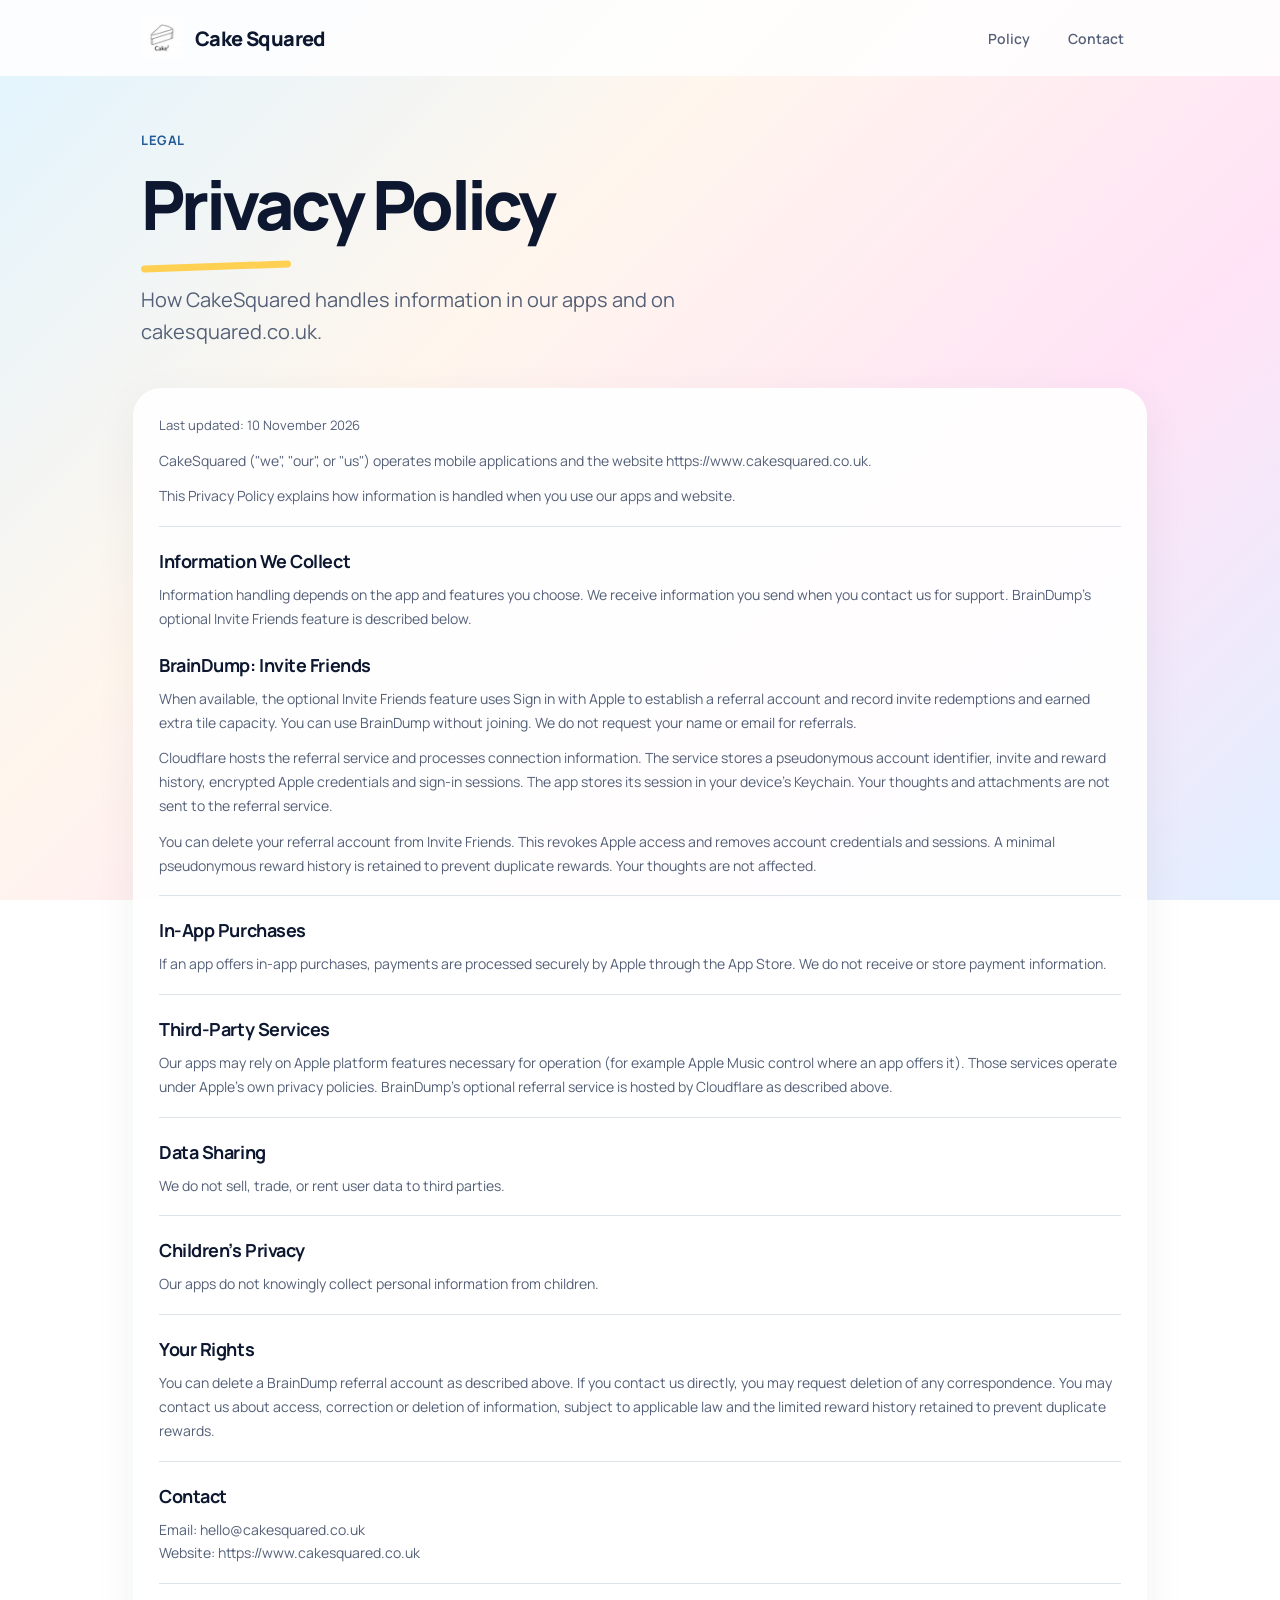
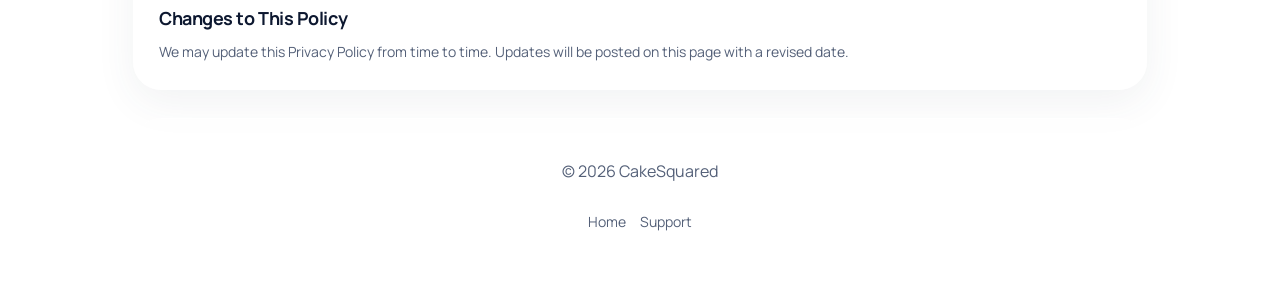
<file: privacy-policy.html>
<!doctype html>
<html lang="en-GB">
<head>
  <meta charset="utf-8">
  <meta name="theme-color" content="#fff6fc">
  <meta name="viewport" content="width=device-width, initial-scale=1, viewport-fit=cover">
  <title>Privacy Policy for Our Apps | Cake Squared</title>
  <meta name="description" content="Read the Cake Squared privacy policy, including app data practices, support correspondence and payments handled by Apple.">



  <link rel="icon" href="assets/favicon-32.png" sizes="32x32" type="image/png">
  <link rel="icon" href="assets/favicon.png" sizes="512x512" type="image/png">
  <link rel="apple-touch-icon" href="assets/apple-touch-icon.png">
  <link rel="stylesheet" href="style.css?v=20261019-performance">

<link rel="canonical" href="https://cakesquared.co.uk/privacy-policy.html">
<meta property="og:type" content="website">
<meta property="og:site_name" content="Cake Squared">
<meta property="og:locale" content="en_GB">
<meta property="og:title" content="Privacy Policy for Our Apps | Cake Squared">
<meta property="og:description" content="Read the Cake Squared privacy policy, including app data practices, support correspondence and payments handled by Apple.">
<meta property="og:url" content="https://cakesquared.co.uk/privacy-policy.html">
<meta property="og:image" content="https://cakesquared.co.uk/assets/cake-logo.png">
<meta property="og:image:alt" content="Cake Squared logo">
<script type="application/ld+json">{"@context": "https://schema.org", "@type": "BreadcrumbList", "itemListElement": [{"@type": "ListItem", "position": 1, "name": "Cake Squared", "item": "https://cakesquared.co.uk/"}, {"@type": "ListItem", "position": 2, "name": "Privacy policy", "item": "https://cakesquared.co.uk/privacy-policy.html"}]}</script>
<link rel="preload" href="/assets/fonts/manrope-latin-wght.a30ddcd349.woff2" as="font" type="font/woff2" crossorigin>
</head>
<body data-app="privacy">
  <a class="skip-link" href="#main">Skip to content</a>
  <main id="main" class="page-shell page-shell--detail" aria-label="Privacy policy">
    <header class="topbar reveal" style="--d:0">
      <a class="back-pill" href="/">
        <img src="/assets/cake-logo-96.fbf16d977c.webp" srcset="/assets/cake-logo-48.857204a670.webp 48w, /assets/cake-logo-96.fbf16d977c.webp 96w, /assets/cake-logo-144.d6beeb73c0.webp 144w" sizes="42px" alt="" width="36" height="36">
        <span>Cake Squared</span>
      </a>
      <nav class="topbar-nav" aria-label="Page actions">
        <a class="nav-link" href="#policy">Policy</a>
        <a class="nav-link" href="mailto:hello@cakesquared.co.uk">Contact</a>
      </nav>
    </header>

    <section class="hero reveal" style="--d:1">
      <div class="detail-hero-copy">
        <span class="eyebrow">Legal</span>
        <h1>Privacy Policy</h1>
        <p>How CakeSquared handles information in our apps and on cakesquared.co.uk.</p>
      </div>
    </section>

    <section id="policy" class="content-card reveal" style="--d:2" aria-label="Privacy policy content">
      <p class="intro-note">Last updated: 10 November 2026</p>
      <p>CakeSquared ("we", "our", or "us") operates mobile applications and the website https://www.cakesquared.co.uk.</p>
      <p>This Privacy Policy explains how information is handled when you use our apps and website.</p>
      <hr>
      <h2>Information We Collect</h2>
      <p>Information handling depends on the app and features you choose. We receive information you send when you contact us for support. BrainDump’s optional Invite Friends feature is described below.</p>
      <h2>BrainDump: Invite Friends</h2>
      <p>When available, the optional Invite Friends feature uses Sign in with Apple to establish a referral account and record invite redemptions and earned extra tile capacity. You can use BrainDump without joining. We do not request your name or email for referrals.</p>
      <p>Cloudflare hosts the referral service and processes connection information. The service stores a pseudonymous account identifier, invite and reward history, encrypted Apple credentials and sign-in sessions. The app stores its session in your device’s Keychain. Your thoughts and attachments are not sent to the referral service.</p>
      <p>You can delete your referral account from Invite Friends. This revokes Apple access and removes account credentials and sessions. A minimal pseudonymous reward history is retained to prevent duplicate rewards. Your thoughts are not affected.</p>
      <hr>
      <h2>In-App Purchases</h2>
      <p>If an app offers in-app purchases, payments are processed securely by Apple through the App Store. We do not receive or store payment information.</p>
      <hr>
      <h2>Third-Party Services</h2>
      <p>Our apps may rely on Apple platform features necessary for operation (for example Apple Music control where an app offers it). Those services operate under Apple’s own privacy policies. BrainDump’s optional referral service is hosted by Cloudflare as described above.</p>
      <hr>
      <h2>Data Sharing</h2>
      <p>We do not sell, trade, or rent user data to third parties.</p>
      <hr>
      <h2>Children&rsquo;s Privacy</h2>
      <p>Our apps do not knowingly collect personal information from children.</p>
      <hr>
      <h2>Your Rights</h2>
      <p>You can delete a BrainDump referral account as described above. If you contact us directly, you may request deletion of any correspondence. You may contact us about access, correction or deletion of information, subject to applicable law and the limited reward history retained to prevent duplicate rewards.</p>
      <hr>
      <h2>Contact</h2>
      <p>Email: hello@cakesquared.co.uk<br>Website: https://www.cakesquared.co.uk</p>
      <hr>
      <h2>Changes to This Policy</h2>
      <p>We may update this Privacy Policy from time to time. Updates will be posted on this page with a revised date.</p>
    </section>

    <footer class="footer-card reveal" style="--d:3">
      <div>
        <p>&copy; 2026 CakeSquared</p>
        <div class="footer-meta">
          <a href="/">Home</a>
          <a href="mailto:support@cakesquared.co.uk">Support</a>
        </div>
      </div>
    </footer>
  </main>
</body>
</html>
</file>
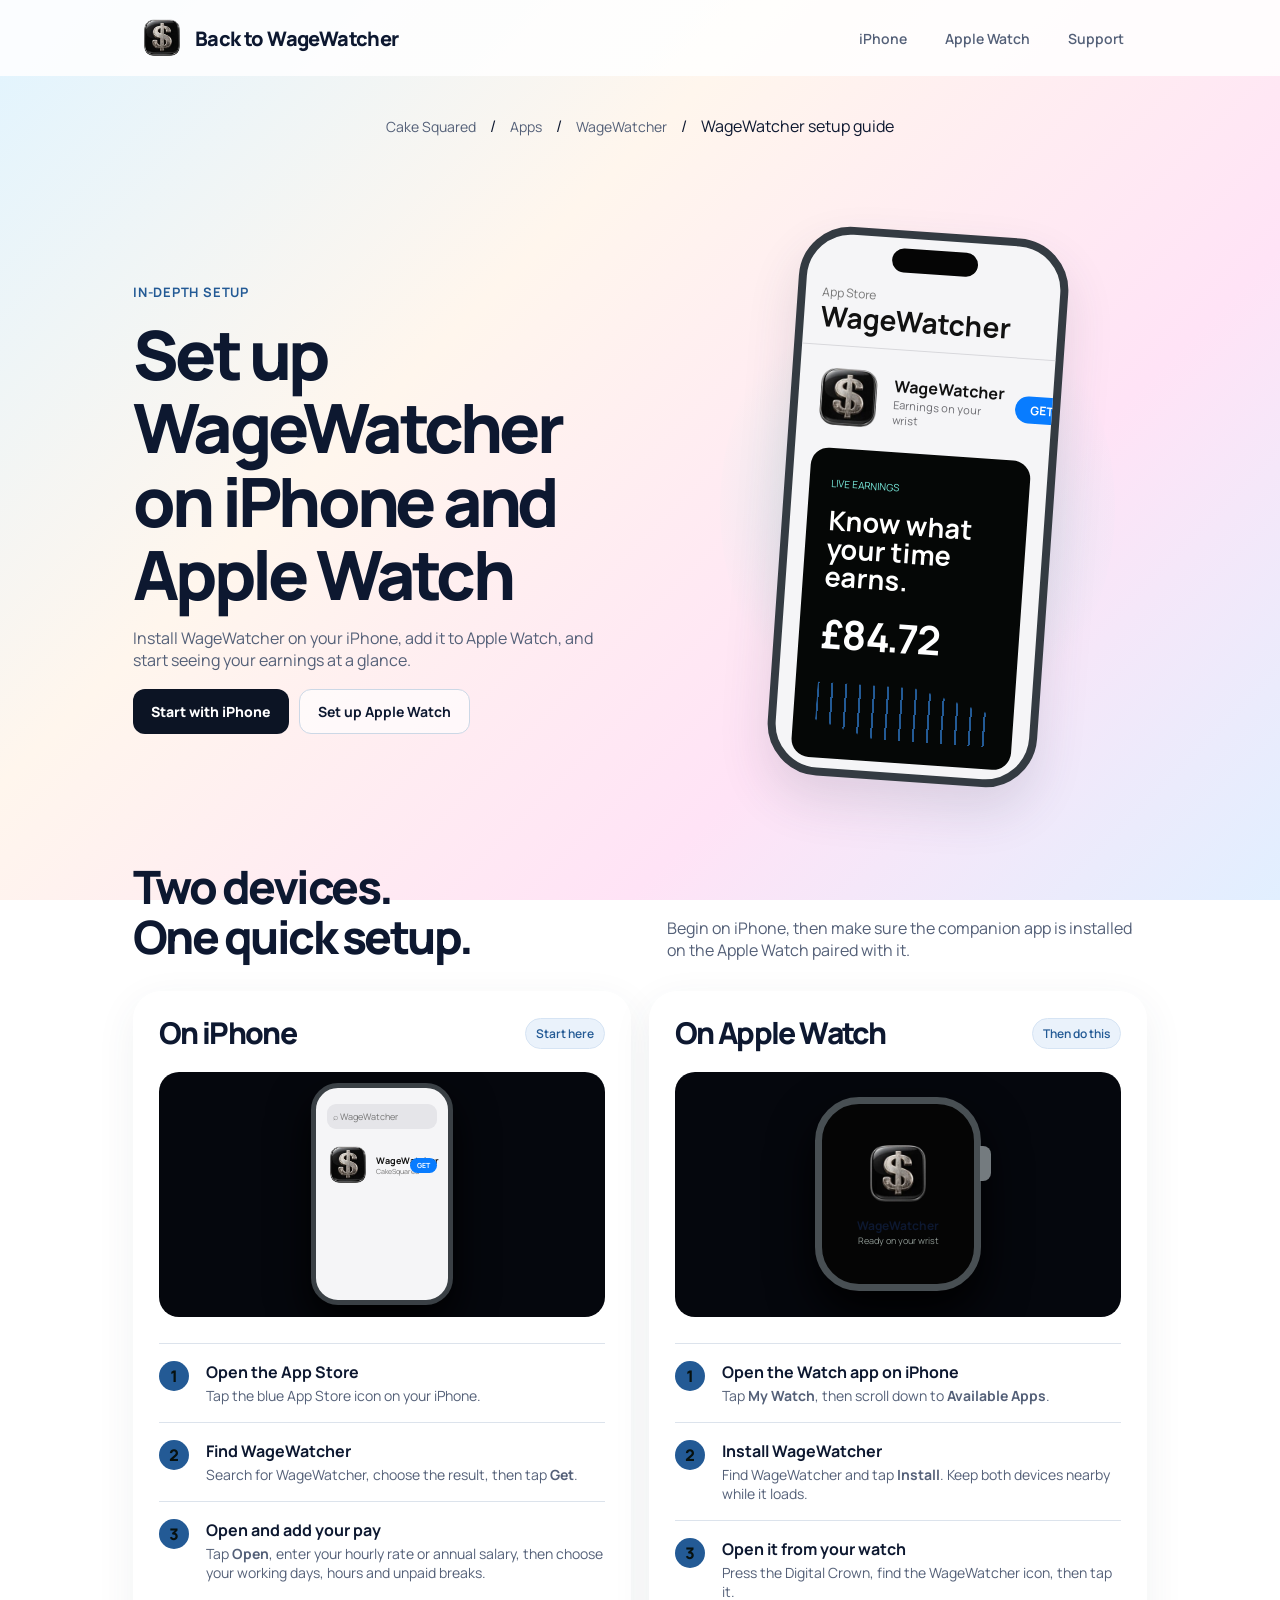
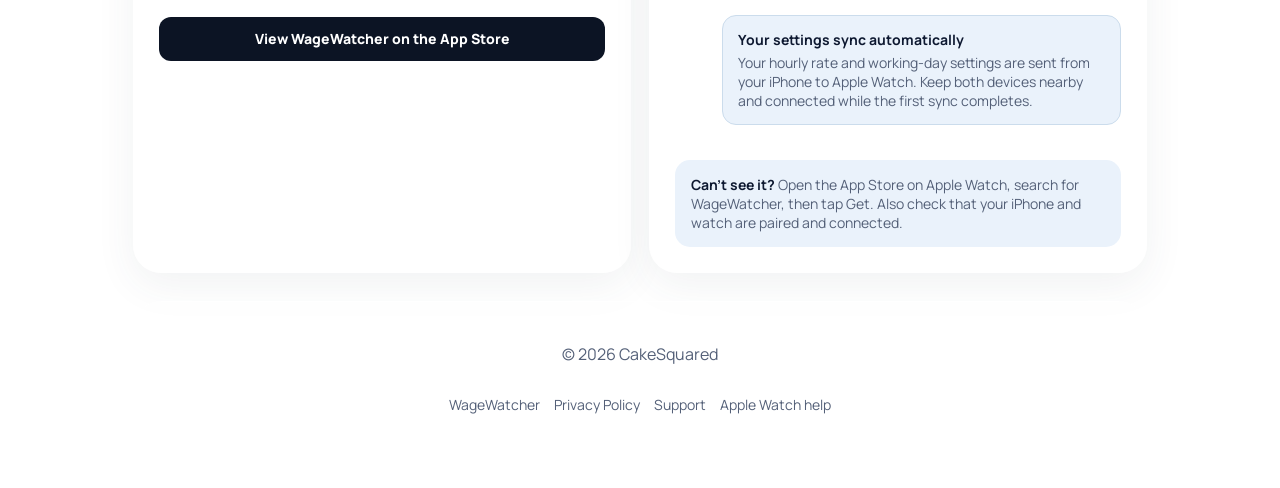
<file: wage-watcher-setup.html>
<!doctype html>
<html lang="en-GB">
<head>
  <meta charset="utf-8">
  <meta name="theme-color" content="#fff6fc">
  <meta name="viewport" content="width=device-width, initial-scale=1, viewport-fit=cover">
  <title>WageWatcher Setup Guide — iPhone and Apple Watch</title>
  <meta name="description" content="Set up WageWatcher on iPhone and Apple Watch. Follow the illustrated guide to install the companion app and see live earnings on your wrist.">



  <link rel="icon" href="assets/favicon-32.png" sizes="32x32" type="image/png">
  <link rel="icon" href="assets/favicon.png" sizes="512x512" type="image/png">
  <link rel="apple-touch-icon" href="assets/apple-touch-icon.png">
  <link rel="stylesheet" href="style.css?v=20261019-performance">

<link rel="canonical" href="https://cakesquared.co.uk/wage-watcher-setup.html">
<meta property="og:type" content="website">
<meta property="og:site_name" content="Cake Squared">
<meta property="og:locale" content="en_GB">
<meta property="og:title" content="WageWatcher Setup Guide — iPhone and Apple Watch">
<meta property="og:description" content="Set up WageWatcher on iPhone and Apple Watch. Follow the illustrated guide to install the companion app and see live earnings on your wrist.">
<meta property="og:url" content="https://cakesquared.co.uk/wage-watcher-setup.html">
<meta property="og:image" content="https://cakesquared.co.uk/assets/cake-logo.png">
<meta property="og:image:alt" content="Cake Squared logo">
<script type="application/ld+json">{"@context": "https://schema.org", "@type": "BreadcrumbList", "itemListElement": [{"@type": "ListItem", "position": 1, "name": "Cake Squared", "item": "https://cakesquared.co.uk/"}, {"@type": "ListItem", "position": 2, "name": "Apps", "item": "https://cakesquared.co.uk/apps/"}, {"@type": "ListItem", "position": 3, "name": "WageWatcher", "item": "https://cakesquared.co.uk/wage-watcher.html"}, {"@type": "ListItem", "position": 4, "name": "WageWatcher setup guide", "item": "https://cakesquared.co.uk/wage-watcher-setup.html"}]}</script>
<link rel="preload" href="/assets/fonts/manrope-latin-wght.a30ddcd349.woff2" as="font" type="font/woff2" crossorigin>
</head>
<body data-app="wage-watcher">
  <a class="skip-link" href="#main">Skip to content</a>
  <main id="main" class="page-shell page-shell--detail setup-shell" aria-label="WageWatcher setup guide">
    <header class="topbar reveal" style="--d:0">
      <a class="back-pill" href="wage-watcher.html">
        <img src="/assets/wage-watcher-icon-280.cd7857824c.webp" srcset="/assets/wage-watcher-icon-160.d3eb4213e5.webp 160w, /assets/wage-watcher-icon-280.cd7857824c.webp 280w, /assets/wage-watcher-icon-420.4acfbf513a.webp 420w, /assets/wage-watcher-icon-640.5f55d8e931.webp 640w" sizes="36px" alt="" width="36" height="36">
        <span>Back to WageWatcher</span>
      </a>
      <nav class="topbar-nav" aria-label="Setup sections">
        <a class="nav-link" href="#iphone">iPhone</a>
        <a class="nav-link" href="#watch">Apple Watch</a>
        <a class="nav-link" href="mailto:support@cakesquared.co.uk">Support</a>
      </nav>
    </header>
    <nav class="footer-meta breadcrumbs" aria-label="Breadcrumb"><a href="https://cakesquared.co.uk/">Cake Squared</a> <span aria-hidden="true">/</span> <a href="https://cakesquared.co.uk/apps/">Apps</a> <span aria-hidden="true">/</span> <a href="https://cakesquared.co.uk/wage-watcher.html">WageWatcher</a> <span aria-hidden="true">/</span> <span aria-current="page">WageWatcher setup guide</span></nav>

    <section class="setup-hero reveal" style="--d:1">
      <div class="setup-hero-copy">
        <span class="eyebrow">In-depth setup</span>
        <h1>Set up WageWatcher on iPhone and Apple Watch</h1>
        <p>Install WageWatcher on your iPhone, add it to Apple Watch, and start seeing your earnings at a glance.</p>
        <div class="detail-actions">
          <a class="cta-primary" href="#iphone">Start with iPhone</a>
          <a class="ghost-pill" href="#watch">Set up Apple Watch</a>
        </div>
      </div>
      <div class="setup-device-stage" aria-label="Animated WageWatcher App Store preview">
        <div class="setup-halo"></div>
        <div class="setup-phone">
          <div class="setup-island"></div>
          <div class="setup-store-heading"><small>App Store</small><strong>WageWatcher</strong></div>
          <div class="setup-listing">
            <img src="/assets/wage-watcher-icon-280.cd7857824c.webp" srcset="/assets/wage-watcher-icon-160.d3eb4213e5.webp 160w, /assets/wage-watcher-icon-280.cd7857824c.webp 280w, /assets/wage-watcher-icon-420.4acfbf513a.webp 420w, /assets/wage-watcher-icon-640.5f55d8e931.webp 640w" sizes="66px" alt="WageWatcher app icon" width="66" height="66">
            <span><strong>WageWatcher</strong><small>Earnings on your wrist</small></span>
            <span class="setup-get">GET</span>
          </div>
          <div class="setup-app-preview"><small>LIVE EARNINGS</small><strong>Know what<br>your time earns.</strong><b>£84.72</b><span class="setup-ticks"></span></div>
        </div>
      </div>
    </section>

    <section class="setup-intro reveal" style="--d:2">
      <h2>Two devices.<br>One quick setup.</h2>
      <p>Begin on iPhone, then make sure the companion app is installed on the Apple Watch paired with it.</p>
    </section>

    <section class="setup-grid" aria-label="Installation walkthrough">
      <article class="setup-path reveal" id="iphone" style="--d:3">
        <div class="setup-path-heading"><h2>On iPhone</h2><span class="feature-chip">Start here</span></div>
        <figure class="setup-visual" aria-label="WageWatcher shown in the iPhone App Store">
          <div class="setup-mini-phone">
            <div class="setup-search">⌕ WageWatcher</div>
            <div class="setup-result"><img src="/assets/wage-watcher-icon-280.cd7857824c.webp" srcset="/assets/wage-watcher-icon-160.d3eb4213e5.webp 160w, /assets/wage-watcher-icon-280.cd7857824c.webp 280w, /assets/wage-watcher-icon-420.4acfbf513a.webp 420w, /assets/wage-watcher-icon-640.5f55d8e931.webp 640w" sizes="42px" alt="" width="42" height="42"><span><strong>WageWatcher</strong><small>CakeSquared</small></span><b>GET</b></div>
          </div>
        </figure>
        <ol class="setup-steps">
          <li><span>1</span><div><strong>Open the App Store</strong><p>Tap the blue App Store icon on your iPhone.</p></div></li>
          <li><span>2</span><div><strong>Find WageWatcher</strong><p>Search for WageWatcher, choose the result, then tap <b>Get</b>.</p></div></li>
          <li><span>3</span><div><strong>Open and add your pay</strong><p>Tap <b>Open</b>, enter your hourly rate or annual salary, then choose your working days, hours and unpaid breaks.</p></div></li>
        </ol>
        <a class="cta-primary setup-store-link" href="https://apps.apple.com/gb/app/wage-watcher/id6759516483" target="_blank" rel="noopener noreferrer">View WageWatcher on the App Store</a>
      </article>

      <article class="setup-path reveal" id="watch" style="--d:4">
        <div class="setup-path-heading"><h2>On Apple Watch</h2><span class="feature-chip">Then do this</span></div>
        <figure class="setup-visual" aria-label="WageWatcher installed on Apple Watch">
          <div class="setup-watch"><div><img src="/assets/wage-watcher-icon-280.cd7857824c.webp" srcset="/assets/wage-watcher-icon-160.d3eb4213e5.webp 160w, /assets/wage-watcher-icon-280.cd7857824c.webp 280w, /assets/wage-watcher-icon-420.4acfbf513a.webp 420w, /assets/wage-watcher-icon-640.5f55d8e931.webp 640w" sizes="66px" alt="" width="66" height="66"><strong>WageWatcher</strong><small>Ready on your wrist</small></div></div>
        </figure>
        <ol class="setup-steps">
          <li><span>1</span><div><strong>Open the Watch app on iPhone</strong><p>Tap <b>My Watch</b>, then scroll down to <b>Available Apps</b>.</p></div></li>
          <li><span>2</span><div><strong>Install WageWatcher</strong><p>Find WageWatcher and tap <b>Install</b>. Keep both devices nearby while it loads.</p></div></li>
          <li><span>3</span><div><strong>Open it from your watch</strong><p>Press the Digital Crown, find the WageWatcher icon, then tap it.</p><div class="setup-sync-info"><strong>Your settings sync automatically</strong><p>Your hourly rate and working-day settings are sent from your iPhone to Apple Watch. Keep both devices nearby and connected while the first sync completes.</p></div></div></li>
        </ol>
        <div class="setup-note"><strong>Can’t see it?</strong> Open the App Store on Apple Watch, search for WageWatcher, then tap Get. Also check that your iPhone and watch are paired and connected.</div>
      </article>
    </section>

    <footer class="footer-card reveal" style="--d:5"><div><p>&copy; 2026 CakeSquared</p><div class="footer-meta"><a href="wage-watcher.html">WageWatcher</a><a href="privacy-policy.html">Privacy Policy</a><a href="mailto:support@cakesquared.co.uk">Support</a><a href="https://support.apple.com/en-gb/109023" target="_blank" rel="noopener noreferrer">Apple Watch help</a></div></div></footer>
  </main>
</body>
</html>
</file>
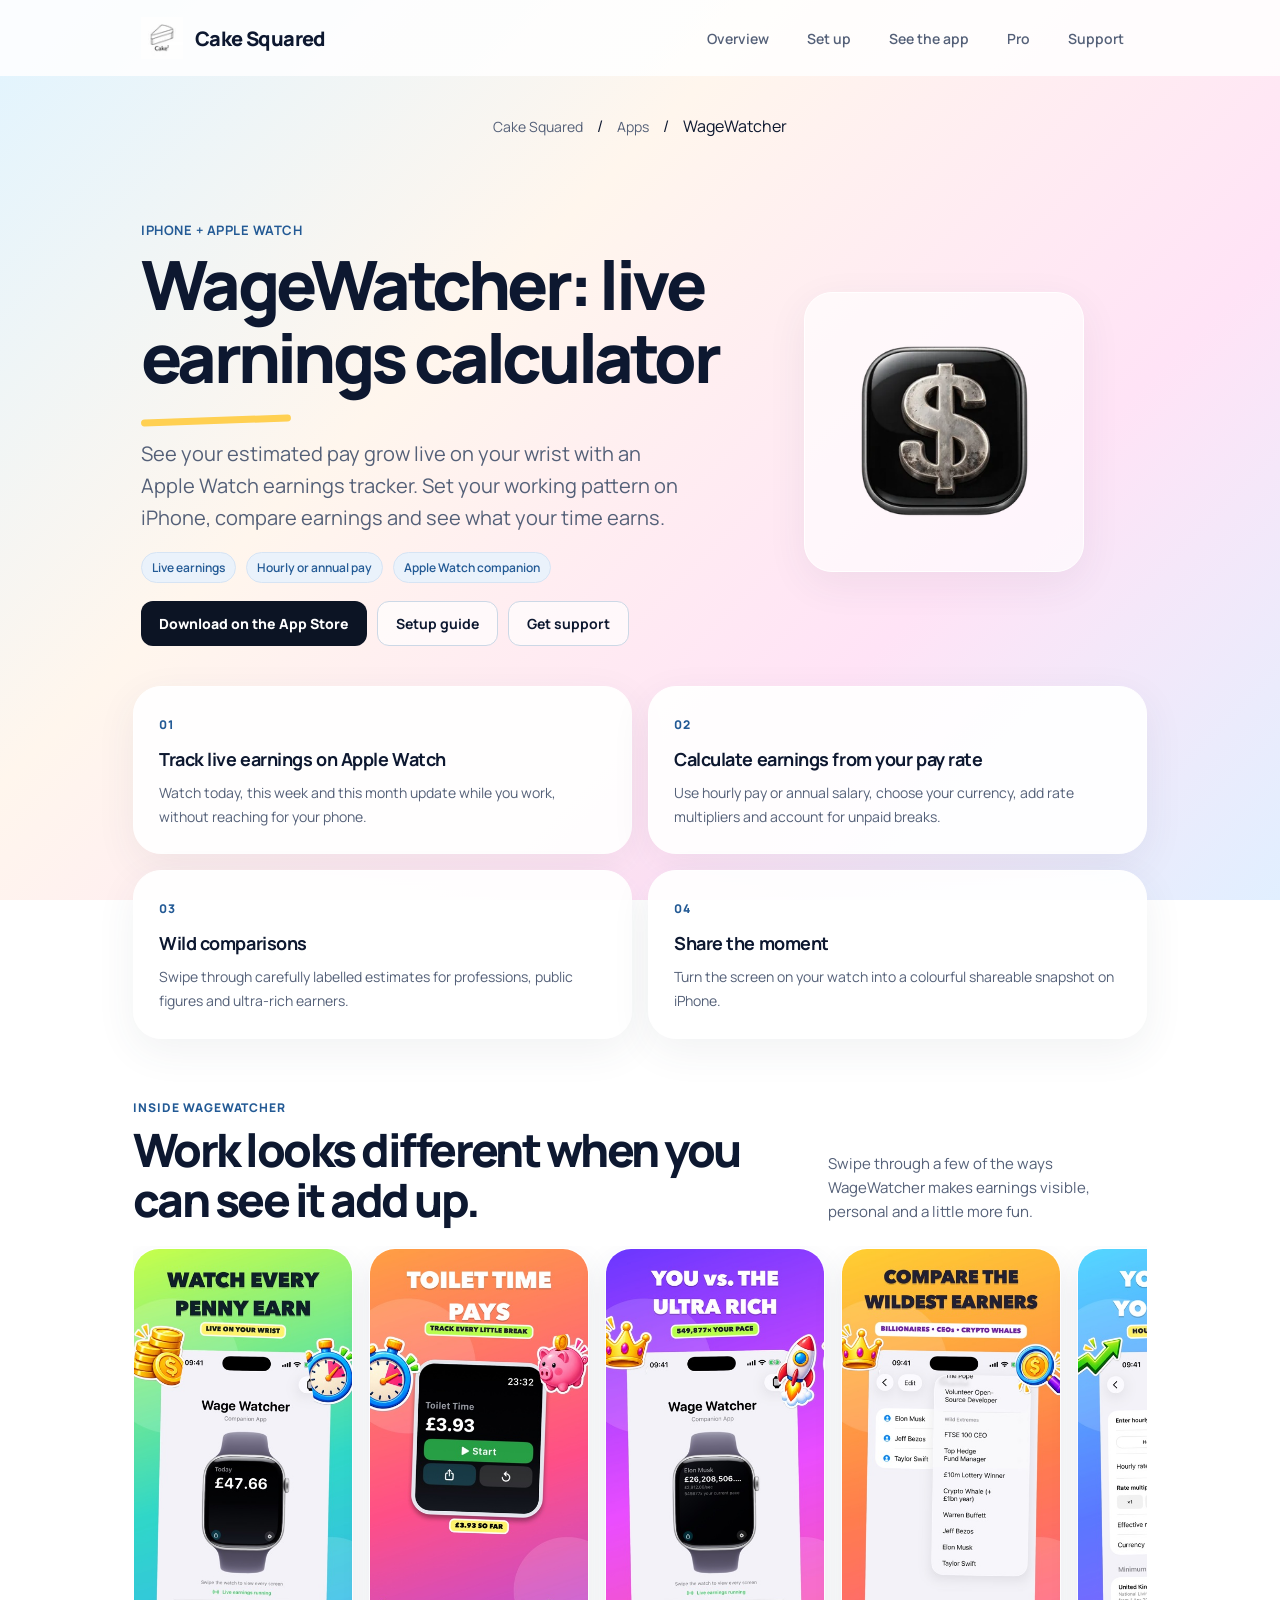
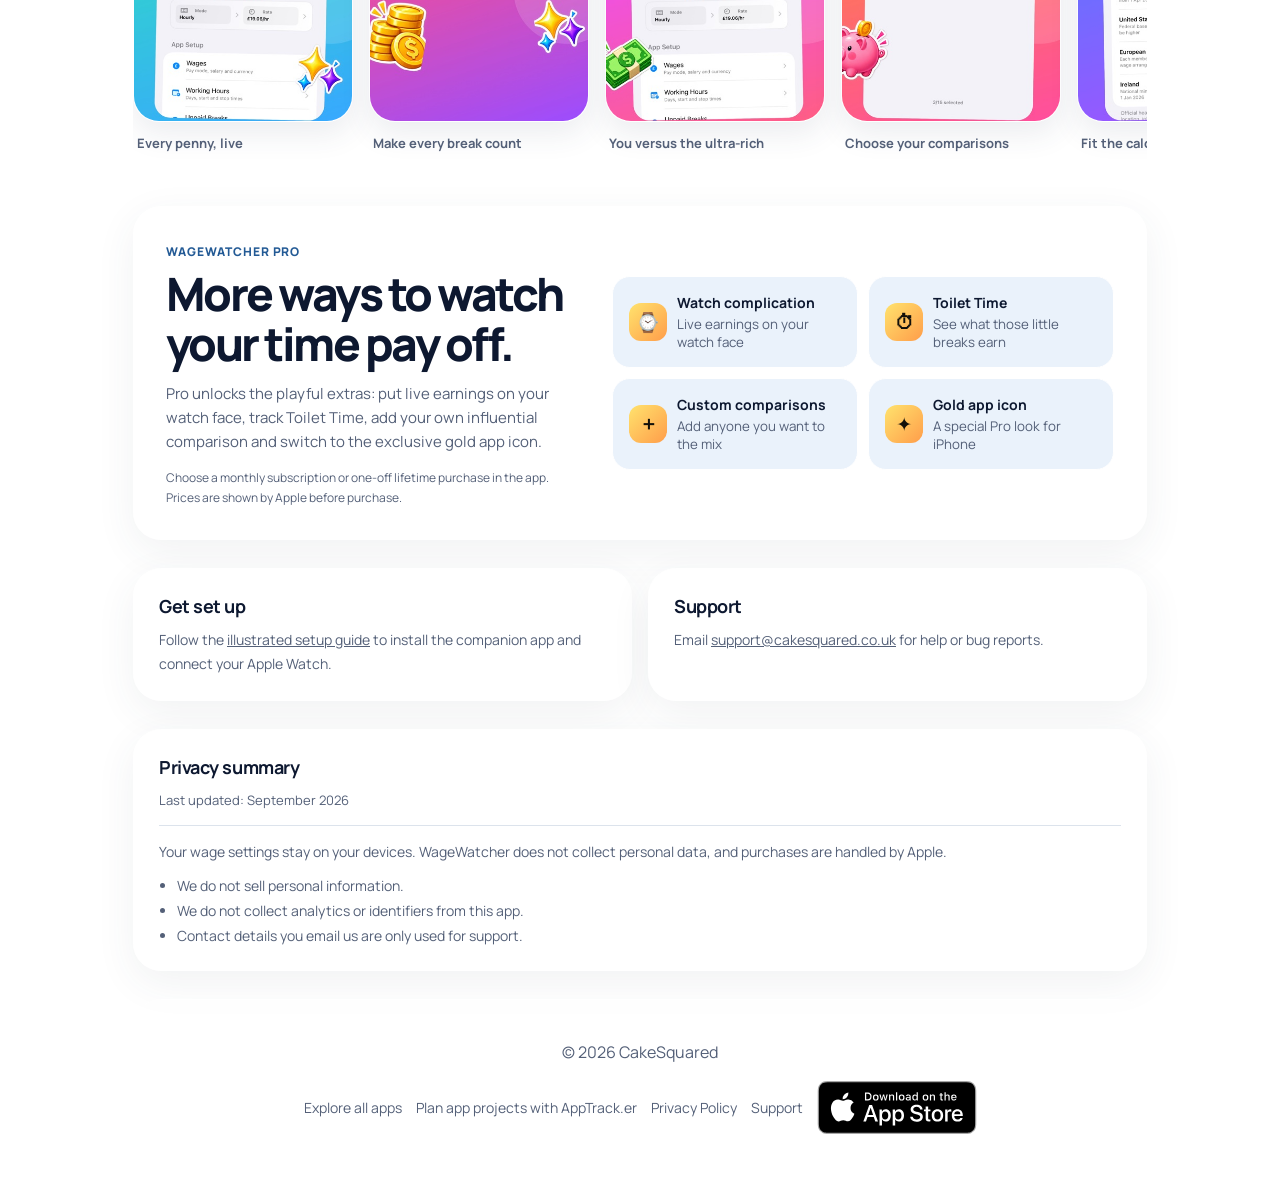
<file: wage-watcher.html>
<!doctype html>
<html lang="en-GB">
<head>
  <meta charset="utf-8">
  <meta name="theme-color" content="#fff6fc">
  <meta name="viewport" content="width=device-width, initial-scale=1, viewport-fit=cover">
  <title>WageWatcher — Live Earnings Calculator | Cake Squared</title>
  <meta name="description" content="See your earnings grow with WageWatcher on iPhone and Apple Watch. Set hourly pay or annual salary, working hours and unpaid breaks.">
  <meta name="theme-color" content="#070b16">



  <link rel="icon" href="assets/favicon-32.png" sizes="32x32" type="image/png">
  <link rel="icon" href="assets/favicon.png" sizes="512x512" type="image/png">
  <link rel="apple-touch-icon" href="assets/apple-touch-icon.png">
  <link rel="stylesheet" href="style.css?v=20261019-performance">

<link rel="canonical" href="https://cakesquared.co.uk/wage-watcher.html">
<meta property="og:type" content="website">
<meta property="og:site_name" content="Cake Squared">
<meta property="og:locale" content="en_GB">
<meta property="og:title" content="WageWatcher — Live Earnings Calculator | Cake Squared">
<meta property="og:description" content="See your earnings grow with WageWatcher on iPhone and Apple Watch. Set hourly pay or annual salary, working hours and unpaid breaks.">
<meta property="og:url" content="https://cakesquared.co.uk/wage-watcher.html">
<meta property="og:image" content="https://cakesquared.co.uk/assets/wage-watcher-icon.png">
<meta property="og:image:alt" content="WageWatcher app icon">
<script type="application/ld+json">{"@context": "https://schema.org", "@type": "SoftwareApplication", "name": "WageWatcher", "url": "https://cakesquared.co.uk/wage-watcher.html", "description": "See your earnings grow with WageWatcher on iPhone and Apple Watch. Set hourly pay or annual salary, working hours and unpaid breaks.", "applicationCategory": "FinanceApplication", "operatingSystem": "iOS, watchOS", "installUrl": "https://apps.apple.com/gb/app/wage-watcher/id6759516483", "image": "https://cakesquared.co.uk/assets/wage-watcher-icon.png", "publisher": {"@type": "Organization", "name": "Cake Squared", "url": "https://cakesquared.co.uk/"}}</script>
<script type="application/ld+json">{"@context": "https://schema.org", "@type": "BreadcrumbList", "itemListElement": [{"@type": "ListItem", "position": 1, "name": "Cake Squared", "item": "https://cakesquared.co.uk/"}, {"@type": "ListItem", "position": 2, "name": "Apps", "item": "https://cakesquared.co.uk/apps/"}, {"@type": "ListItem", "position": 3, "name": "WageWatcher", "item": "https://cakesquared.co.uk/wage-watcher.html"}]}</script>
<link rel="preload" href="/assets/fonts/manrope-latin-wght.a30ddcd349.woff2" as="font" type="font/woff2" crossorigin>
</head>
<body data-app="wage-watcher">
  <a class="skip-link" href="#main">Skip to content</a>
  <main id="main" class="page-shell page-shell--detail wage-watcher-home" aria-label="WageWatcher">
    <header class="topbar reveal" style="--d:0">
      <a class="back-pill" href="/">
        <img src="/assets/cake-logo-96.fbf16d977c.webp" srcset="/assets/cake-logo-48.857204a670.webp 48w, /assets/cake-logo-96.fbf16d977c.webp 96w, /assets/cake-logo-144.d6beeb73c0.webp 144w" sizes="42px" alt="" width="36" height="36">
        <span>Cake Squared</span>
      </a>
      <nav class="topbar-nav" aria-label="Page actions">
        <a class="nav-link" href="#overview">Overview</a>
        <a class="nav-link" href="wage-watcher-setup.html">Set up</a>
        <a class="nav-link" href="#screens">See the app</a>
        <a class="nav-link" href="#pro">Pro</a>
        <a class="nav-link" href="mailto:support@cakesquared.co.uk">Support</a>
      </nav>
    </header>
    <nav class="footer-meta breadcrumbs" aria-label="Breadcrumb"><a href="https://cakesquared.co.uk/">Cake Squared</a> <span aria-hidden="true">/</span> <a href="https://cakesquared.co.uk/apps/">Apps</a> <span aria-hidden="true">/</span> <span aria-current="page">WageWatcher</span></nav>

    <section class="hero reveal" style="--d:1">
      <div class="detail-hero-grid">
        <div class="detail-hero-copy">
          <span class="eyebrow">iPhone + Apple Watch</span>
          <h1>WageWatcher: live earnings calculator</h1>
          <p>See your estimated pay grow live on your wrist with an Apple Watch earnings tracker. Set your working pattern on iPhone, compare earnings and see what your time earns.</p>
          <div class="detail-chip-row">
            <span class="feature-chip">Live earnings</span>
            <span class="feature-chip">Hourly or annual pay</span>
            <span class="feature-chip">Apple Watch companion</span>
          </div>
          <div class="detail-actions">
            <a class="cta-primary" href="https://apps.apple.com/gb/app/wage-watcher/id6759516483" target="_blank" rel="noopener noreferrer">Download on the App Store</a>
            <a class="ghost-pill" href="wage-watcher-setup.html">Setup guide</a>
            <a class="ghost-pill" href="mailto:support@cakesquared.co.uk">Get support</a>
          </div>
        </div>
        <div class="detail-media" aria-hidden="true">
          <div class="detail-glass wage-icon-stage">
            <img src="/assets/wage-watcher-icon-280.cd7857824c.webp" srcset="/assets/wage-watcher-icon-160.d3eb4213e5.webp 160w, /assets/wage-watcher-icon-280.cd7857824c.webp 280w, /assets/wage-watcher-icon-420.4acfbf513a.webp 420w, /assets/wage-watcher-icon-640.5f55d8e931.webp 640w" sizes="(max-width: 650px) 130px, 202px" alt="WageWatcher silver dollar app icon" width="220" height="220">
          </div>
        </div>
      </div>
    </section>

    <section id="overview" class="feature-grid">
      <article class="feature-card reveal" style="--d:2"><span class="feature-kicker">01</span><h2>Track live earnings on Apple Watch</h2><p>Watch today, this week and this month update while you work, without reaching for your phone.</p></article>
      <article class="feature-card reveal" style="--d:3"><span class="feature-kicker">02</span><h2>Calculate earnings from your pay rate</h2><p>Use hourly pay or annual salary, choose your currency, add rate multipliers and account for unpaid breaks.</p></article>
      <article class="feature-card reveal" style="--d:4"><span class="feature-kicker">03</span><h2>Wild comparisons</h2><p>Swipe through carefully labelled estimates for professions, public figures and ultra-rich earners.</p></article>
      <article class="feature-card reveal" style="--d:5"><span class="feature-kicker">04</span><h2>Share the moment</h2><p>Turn the screen on your watch into a colourful shareable snapshot on iPhone.</p></article>
    </section>

    <section id="screens" class="showcase reveal" style="--d:5" aria-labelledby="showcase-title">
      <div class="showcase-heading">
        <div>
          <span class="eyebrow">Inside WageWatcher</span>
          <h2 id="showcase-title">Work looks different when you can see it add up.</h2>
        </div>
        <p>Swipe through a few of the ways WageWatcher makes earnings visible, personal and a little more fun.</p>
      </div>
      <div class="screenshot-rail" tabindex="0" role="region" aria-label="WageWatcher screenshots">
        <figure class="screenshot-card"><img src="assets/wage-watcher/watch-every-penny.jpg" alt="WageWatcher showing live earnings on an Apple Watch preview" width="416" height="900" loading="lazy"><figcaption>Every penny, live</figcaption></figure>
        <figure class="screenshot-card"><img src="assets/wage-watcher/toilet-time.jpg" alt="Toilet Time tracking the value of a short work break" width="416" height="900" loading="lazy"><figcaption>Make every break count</figcaption></figure>
        <figure class="screenshot-card"><img src="assets/wage-watcher/ultra-rich.jpg" alt="WageWatcher comparing the user's earnings with an ultra-rich profile" width="416" height="900" loading="lazy"><figcaption>You versus the ultra-rich</figcaption></figure>
        <figure class="screenshot-card"><img src="assets/wage-watcher/compare-earners.jpg" alt="A selection of professions and famous earners available for comparison" width="416" height="900" loading="lazy"><figcaption>Choose your comparisons</figcaption></figure>
        <figure class="screenshot-card"><img src="assets/wage-watcher/rate-rules.jpg" alt="WageWatcher wage settings for hourly or annual pay and overtime rates" width="416" height="900" loading="lazy"><figcaption>Fit the calculation to you</figcaption></figure>
      </div>
    </section>

    <section id="pro" class="pro-spotlight reveal" style="--d:6">
      <div class="pro-copy">
        <span class="eyebrow">WageWatcher Pro</span>
        <h2>More ways to watch your time pay off.</h2>
        <p>Pro unlocks the playful extras: put live earnings on your watch face, track Toilet Time, add your own influential comparison and switch to the exclusive gold app icon.</p>
        <p class="pro-note">Choose a monthly subscription or one-off lifetime purchase in the app. Prices are shown by Apple before purchase.</p>
      </div>
      <ul class="pro-feature-list" aria-label="WageWatcher Pro features">
        <li><span>⌚</span><strong>Watch complication</strong><small>Live earnings on your watch face</small></li>
        <li><span>⏱</span><strong>Toilet Time</strong><small>See what those little breaks earn</small></li>
        <li><span>＋</span><strong>Custom comparisons</strong><small>Add anyone you want to the mix</small></li>
        <li><span>✦</span><strong>Gold app icon</strong><small>A special Pro look for iPhone</small></li>
      </ul>
    </section>

    <section class="support-grid">
      <article class="support-card reveal" style="--d:7">
        <h3>Get set up</h3>
        <p>Follow the <a href="wage-watcher-setup.html">illustrated setup guide</a> to install the companion app and connect your Apple Watch.</p>
      </article>
      <article class="support-card reveal" style="--d:7">
        <h3>Support</h3>
        <p>Email <a href="mailto:support@cakesquared.co.uk">support@cakesquared.co.uk</a> for help or bug reports.</p>
      </article>
    </section>

    <section id="privacy" class="privacy-card reveal" style="--d:8">
      <h2>Privacy summary</h2>
      <p class="intro-note">Last updated: September 2026</p>
      <div class="divider"></div>
      <p>Your wage settings stay on your devices. WageWatcher does not collect personal data, and purchases are handled by Apple.</p>
      <ul>
        <li>We do not sell personal information.</li>
        <li>We do not collect analytics or identifiers from this app.</li>
        <li>Contact details you email us are only used for support.</li>
      </ul>
    </section>

    <footer class="footer-card reveal" style="--d:9">
      <div>
        <p>&copy; 2026 CakeSquared</p>
        <div class="footer-meta">
          <a href="/apps/">Explore all apps</a>
          <a href="/app-track.html">Plan app projects with AppTrack.er</a>
          <a href="privacy-policy.html">Privacy Policy</a>
          <a href="mailto:support@cakesquared.co.uk">Support</a>
          <a href="https://apps.apple.com/gb/app/wage-watcher/id6759516483" target="_blank" rel="noopener noreferrer"><img src="assets/app-store-badge.svg" alt="Download on the App Store" width="160" height="53" loading="lazy"></a>
        </div>
      </div>
    </footer>
  </main>
</body>
</html>
</file>
<file: style.css>
@font-face{font-family:Manrope;font-style:normal;font-weight:200 800;font-display:swap;src:url("/assets/fonts/manrope-latin-wght.a30ddcd349.woff2") format("woff2")}
:root {
  --bg: #0b1020;
  --card: rgba(255, 255, 255, 0.08);
  --card-border: rgba(255, 255, 255, 0.16);
  --text: #f4f6fb;
  --muted: #a7b0c5;
  --accent: #7ec8ff;
  --accent-soft: rgba(126, 200, 255, 0.2);
  --shadow: 0 18px 50px rgba(0, 0, 0, 0.28);
  --radius: 24px;
  color-scheme: light;
}

* { box-sizing: border-box; }

html, body {
  margin: 0;
  min-height: 100%;
  overflow-x: hidden;
}

body {
  color: var(--text);
  font-family: "Manrope", system-ui, sans-serif;
  background:
    radial-gradient(circle at 12% 0%, rgba(126, 200, 255, 0.28), transparent 36%),
    radial-gradient(circle at 88% 8%, rgba(255, 143, 196, 0.18), transparent 32%),
    radial-gradient(circle at 50% 100%, rgba(255, 181, 108, 0.10), transparent 40%),
    linear-gradient(180deg, #070b16, #121a33 46%, #070b16);
  background-attachment: fixed;
}

body::before { content: none; }

a { color: inherit; }

.page-shell {
  width: min(1080px, 100%);
  margin: 0 auto;
  padding: 28px 22px calc(56px + env(safe-area-inset-bottom));
  display: grid;
  grid-template-columns: minmax(0, 1fr);
  gap: 36px;
}

.page-shell--detail { gap: 28px; }

.topbar {
  display: flex;
  align-items: center;
  justify-content: space-between;
  gap: 16px;
  flex-wrap: wrap;
}

.brand-mark,
.back-pill {
  display: inline-flex;
  align-items: center;
  gap: 12px;
  text-decoration: none;
  font-weight: 700;
  letter-spacing: 0.02em;
}

.brand-mark img,
.back-pill img {
  width: 40px;
  height: 40px;
  border-radius: 10px;
  object-fit: cover;
  background: #fff;
}

.topbar-nav {
  display: flex;
  gap: 8px;
  flex-wrap: wrap;
}

.nav-link {
  text-decoration: none;
  color: var(--muted);
  font-size: 14px;
  font-weight: 600;
  padding: 10px 14px;
  border-radius: 999px;
  border: 1px solid transparent;
  min-height: 44px;
  display: inline-flex;
  align-items: center;
}

.nav-link:hover,
.nav-link:focus-visible {
  color: var(--text);
  border-color: var(--card-border);
  background: var(--card);
  outline: none;
}

.hero-simple {
  text-align: center;
  padding: 28px 16px 8px;
}

.hero-logo {
  width: 120px;
  height: 120px;
  border-radius: 28px;
  object-fit: cover;
  background: #fff;
  box-shadow: var(--shadow);
}

.hero-simple h1,
.detail-hero-copy h1,
.section-heading h2 {
  margin: 18px 0 0;
  font-family: "Bebas Neue", Impact, sans-serif;
  letter-spacing: 0.03em;
  font-weight: 400;
  line-height: 0.95;
}

.hero-simple h1 {
  font-size: clamp(48px, 10vw, 72px);
  font-family: "Helvetica Neue", Helvetica, Arial, sans-serif;
  font-weight: 300;
  letter-spacing: 0.01em;
  background: linear-gradient(180deg, #ffffff 20%, #c7d2fe 100%);
  -webkit-background-clip: text;
  background-clip: text;
  color: transparent;
}

.hero-simple p,
.detail-hero-copy p,
.feature-card p,
.support-card p,
.privacy-card p,
.footer-card p {
  color: var(--muted);
  line-height: 1.55;
}

.hero-simple p {
  margin: 12px 0 0;
  font-size: 16px;
}

.section-heading h2 {
  font-size: clamp(34px, 6vw, 44px);
  margin: 0;
}

.app-grid {
  display: grid;
  grid-template-columns: repeat(2, minmax(0, 1fr));
  gap: 18px;
}

.app-tile {
  display: grid;
  min-width: 0;
  max-width: 100%;
  gap: 18px;
  text-decoration: none;
  padding: 20px;
  border-radius: var(--radius);
  background: var(--card);
  border: 1px solid var(--card-border);
  box-shadow: var(--shadow);
  backdrop-filter: blur(12px);
  -webkit-backdrop-filter: blur(12px);
  transition: transform 180ms ease, border-color 180ms ease, background-color 180ms ease;
}

a.app-tile:hover,
a.app-tile:focus-visible {
  transform: translateY(-3px);
  border-color: rgba(126, 200, 255, 0.5);
  background: rgba(255, 255, 255, 0.11);
  box-shadow: 0 22px 50px rgba(0, 0, 0, 0.35), 0 0 0 1px rgba(126, 200, 255, 0.12);
  outline: none;
}

a.app-tile:active {
  transform: translateY(0) scale(0.985);
}

.app-tile--soon {
  opacity: 0.78;
}

.tile-head {
  display: flex;
  justify-content: space-between;
  align-items: start;
  gap: 12px;
}

.tile-icon-wrap {
  width: 72px;
  height: 72px;
  border-radius: 22px;
  overflow: hidden;
  background: rgba(255, 255, 255, 0.92);
  display: grid;
  place-items: center;
}

.tile-icon-wrap--dark {
  background: #050505;
}

.tile-icon-wrap img {
  width: 100%;
  height: 100%;
  object-fit: cover;
}

.status-pill {
  display: inline-flex;
  align-items: center;
  padding: 6px 10px;
  border-radius: 999px;
  font-size: 11px;
  font-weight: 700;
  letter-spacing: 0.04em;
  text-transform: uppercase;
  color: var(--text);
  background: rgba(255, 255, 255, 0.08);
  border: 1px solid var(--card-border);
  white-space: nowrap;
}

.tile-body h3 {
  margin: 0 0 8px;
  font-size: 20px;
}

.tile-body p {
  margin: 0;
  color: var(--muted);
  font-size: 14px;
  line-height: 1.5;
}

.tile-footer {
  display: flex;
  justify-content: space-between;
  align-items: center;
  gap: 12px;
}

.tile-tags {
  display: flex;
  flex-wrap: wrap;
  gap: 8px;
}

.tag,
.feature-chip {
  display: inline-flex;
  align-items: center;
  padding: 6px 10px;
  border-radius: 999px;
  font-size: 12px;
  font-weight: 600;
  color: var(--text);
  background: var(--accent-soft);
  border: 1px solid rgba(126, 200, 255, 0.18);
}

.footer-card,
.feature-card,
.support-card,
.privacy-card,
.detail-glass,
.content-card {
  min-width: 0;
  max-width: 100%;
  background: var(--card);
  border: 1px solid var(--card-border);
  border-radius: var(--radius);
  box-shadow: var(--shadow);
  backdrop-filter: blur(12px);
  -webkit-backdrop-filter: blur(12px);
}

.footer-card {
  padding: 20px 22px;
  display: flex;
  justify-content: space-between;
  gap: 16px;
  flex-wrap: wrap;
}

.footer-meta {
  display: flex;
  flex-wrap: wrap;
  gap: 14px;
  margin-top: 8px;
  align-items: center;
}

.footer-meta a {
  color: var(--muted);
  text-decoration: none;
  font-size: 14px;
}

.footer-meta a:hover,
.footer-meta a:focus-visible {
  color: var(--text);
  text-decoration: underline;
  outline: none;
}

.detail-hero-grid {
  display: grid;
  grid-template-columns: minmax(0, 1.2fr) minmax(220px, 0.8fr);
  gap: 24px;
  align-items: center;
}

.detail-hero-copy .eyebrow {
  display: inline-block;
  color: var(--accent);
  font-size: 13px;
  font-weight: 700;
  letter-spacing: 0.04em;
  text-transform: uppercase;
}

.detail-hero-copy h1 {
  font-size: clamp(42px, 8vw, 64px);
}

.detail-hero-copy p {
  margin: 14px 0 0;
  font-size: 16px;
  max-width: 46ch;
}

.detail-chip-row,
.detail-actions {
  display: flex;
  flex-wrap: wrap;
  gap: 10px;
  margin-top: 18px;
}

.cta-primary,
.ghost-pill {
  display: inline-flex;
  align-items: center;
  justify-content: center;
  text-decoration: none;
  border-radius: 999px;
  padding: 12px 18px;
  font-size: 14px;
  font-weight: 700;
  min-height: 44px;
}

.cta-primary {
  background: linear-gradient(135deg, var(--accent), #b9dfff);
  color: #081018;
  box-shadow: 0 10px 28px color-mix(in srgb, var(--accent) 35%, transparent);
}

.ghost-pill {
  border: 1px solid var(--card-border);
  background: rgba(255, 255, 255, 0.04);
  color: var(--text);
}

.ghost-pill--static {
  cursor: default;
  opacity: 0.9;
}

.cta-primary:hover,
.ghost-pill:hover,
.cta-primary:focus-visible,
.ghost-pill:focus-visible {
  transform: translateY(-1px);
  outline: none;
}

.detail-media { display: grid; place-items: center; }

.detail-glass {
  width: min(100%, 280px);
  aspect-ratio: 1;
  display: grid;
  place-items: center;
  padding: 28px;
  background: #050505;
}

.detail-glass img {
  width: 78%;
  height: 78%;
  object-fit: contain;
  border-radius: 28px;
}

.feature-grid,
.support-grid {
  display: grid;
  gap: 16px;
  grid-template-columns: repeat(2, minmax(0, 1fr));
}

.feature-card,
.support-card,
.privacy-card,
.content-card {
  padding: 20px;
}

.feature-card h3,
.support-card h3,
.privacy-card h3,
.content-card h3 {
  margin: 0 0 10px;
  font-size: 18px;
}

.feature-card p,
.support-card p,
.privacy-card p,
.privacy-card li,
.content-card p,
.content-card li {
  margin: 0;
  font-size: 14px;
}

.privacy-card ul,
.content-card ul {
  margin: 12px 0 0;
  padding-left: 18px;
  color: var(--muted);
}

.privacy-card li + li { margin-top: 6px; }

.intro-note {
  font-size: 13px !important;
  margin-bottom: 12px !important;
}

.divider {
  height: 1px;
  background: var(--card-border);
  margin: 14px 0;
}

.content-card h3 { margin-top: 22px; }
.content-card p,
.content-card li {
  color: var(--muted);
  line-height: 1.55;
}
.content-card hr {
  border: 0;
  border-top: 1px solid var(--card-border);
  margin: 18px 0;
}

body[data-app="wage-watcher"] { --accent: #79ebdd; --accent-soft: rgba(121, 235, 221, 0.2); }
body[data-app="wage-watcher"] .wage-watcher-home { gap: 28px; }
body[data-app="wage-watcher"] .wage-watcher-home .detail-hero-copy h1 { margin-top: 8px; }
body[data-app="wage-watcher"] .wage-icon-stage {
  background:
    radial-gradient(circle at 50% 38%, rgba(255, 255, 255, 0.18), transparent 38%),
    linear-gradient(145deg, #15181d, #030405 68%);
  border-color: rgba(255, 255, 255, 0.22);
}
body[data-app="wage-watcher"] .wage-icon-stage img {
  width: 88%;
  height: 88%;
  border-radius: 25%;
  filter: drop-shadow(0 22px 28px rgba(0, 0, 0, 0.5));
}
.feature-kicker {
  display: inline-block;
  margin-bottom: 14px;
  color: var(--accent);
  font-size: 12px;
  font-weight: 800;
  letter-spacing: 0.08em;
}
.showcase {
  min-width: 0;
  padding: 28px 0 8px;
}
.showcase-heading {
  display: grid;
  grid-template-columns: minmax(0, 1.35fr) minmax(240px, 0.65fr);
  gap: 32px;
  align-items: end;
  margin-bottom: 22px;
}
.showcase-heading .eyebrow,
.pro-copy .eyebrow {
  color: var(--accent);
  font-size: 12px;
  font-weight: 800;
  letter-spacing: 0.08em;
  text-transform: uppercase;
}
.showcase-heading h2,
.pro-copy h2 {
  margin: 8px 0 0;
  font-family: "Bebas Neue", Impact, sans-serif;
  font-size: clamp(38px, 6vw, 58px);
  font-weight: 400;
  line-height: 0.98;
  letter-spacing: 0.025em;
}
.showcase-heading p,
.pro-copy p {
  margin: 0;
  color: var(--muted);
  font-size: 15px;
  line-height: 1.6;
}
.screenshot-rail {
  display: grid;
  grid-auto-flow: column;
  grid-auto-columns: minmax(220px, 27%);
  gap: 16px;
  overflow-x: auto;
  overscroll-behavior-inline: contain;
  scroll-snap-type: inline mandatory;
  scrollbar-width: thin;
  scrollbar-color: rgba(121, 235, 221, 0.45) transparent;
  padding: 2px 2px 18px;
}
.screenshot-card {
  scroll-snap-align: start;
  margin: 0;
}
.screenshot-card img {
  display: block;
  width: 100%;
  height: auto;
  border: 1px solid rgba(255, 255, 255, 0.18);
  border-radius: 26px;
  box-shadow: 0 18px 38px rgba(0, 0, 0, 0.34);
}
.screenshot-card figcaption {
  padding: 12px 4px 0;
  color: var(--muted);
  font-size: 13px;
  font-weight: 700;
}
.pro-spotlight {
  display: grid;
  grid-template-columns: minmax(0, 0.9fr) minmax(340px, 1.1fr);
  gap: 36px;
  align-items: center;
  padding: 32px;
  border: 1px solid rgba(255, 220, 106, 0.24);
  border-radius: var(--radius);
  background:
    radial-gradient(circle at 100% 0%, rgba(255, 205, 74, 0.15), transparent 40%),
    rgba(255, 255, 255, 0.07);
  box-shadow: var(--shadow);
}
.pro-copy h2 { margin-bottom: 14px; }
.pro-copy .pro-note { margin-top: 14px; font-size: 12px; }
.pro-feature-list {
  display: grid;
  grid-template-columns: repeat(2, minmax(0, 1fr));
  gap: 10px;
  margin: 0;
  padding: 0;
  list-style: none;
}
.pro-feature-list li {
  display: grid;
  grid-template-columns: 38px 1fr;
  gap: 2px 10px;
  align-items: center;
  min-height: 92px;
  padding: 16px;
  border: 1px solid var(--card-border);
  border-radius: 18px;
  background: rgba(0, 0, 0, 0.2);
}
.pro-feature-list li > span {
  grid-row: 1 / 3;
  display: grid;
  place-items: center;
  width: 38px;
  height: 38px;
  border-radius: 12px;
  color: #13100a;
  background: linear-gradient(135deg, #ffe36d, #ff9d4a);
  font-size: 19px;
  font-weight: 800;
}
.pro-feature-list strong { font-size: 14px; }
.pro-feature-list small { color: var(--muted); line-height: 1.35; }
body[data-app="brain-dump"] { --accent: #ff8fc4; --accent-soft: rgba(255, 143, 196, 0.2); }
body[data-app="app-track"] { --accent: #7cd8ff; --accent-soft: rgba(124, 216, 255, 0.2); }
body[data-app="jim-bro"] { --accent: #ffb56c; --accent-soft: rgba(255, 181, 108, 0.2); }
body[data-app="interlude"] { --accent: #ff6b6b; --accent-soft: rgba(255, 107, 107, 0.2); }
body[data-app="privacy"] { --accent: #b9c8ff; --accent-soft: rgba(185, 200, 255, 0.2); }

.reveal {
  animation: rise-in 520ms ease both;
  animation-delay: calc(var(--d, 0) * 55ms);
}

@keyframes rise-in {
  from {
    opacity: 0;
    transform: translateY(10px);
  }
  to {
    opacity: 1;
    transform: translateY(0);
  }
}

@keyframes ambient-drift {
  from { transform: translate3d(0, 0, 0) scale(1); }
  to { transform: translate3d(2%, -1.5%, 0) scale(1.04); }
}

@media (max-width: 860px) {
  .app-grid,
  .feature-grid,
  .support-grid,
  .detail-hero-grid {
    grid-template-columns: 1fr;
  }
  .detail-media { order: -1; }
  .showcase-heading,
  .pro-spotlight { grid-template-columns: 1fr; }
  .screenshot-rail { grid-auto-columns: minmax(230px, 42%); }
}

@media (max-width: 560px) {
  .page-shell {
    width: 100%;
    padding-top: 20px;
    padding-right: max(20px, env(safe-area-inset-right));
    padding-bottom: calc(40px + env(safe-area-inset-bottom));
    padding-left: max(20px, env(safe-area-inset-left));
    gap: 28px;
  }
  .topbar,
  .hero,
  .section-heading {
    min-width: 0;
    max-width: 100%;
  }
  .app-grid,
  .feature-grid,
  .support-grid,
  .detail-hero-grid {
    min-width: 0;
    width: 100%;
  }
  .tile-icon-wrap {
    width: 64px;
    height: 64px;
    border-radius: 18px;
  }
  .showcase { padding-top: 8px; }
  .showcase-heading { gap: 14px; }
  .screenshot-rail { grid-auto-columns: 78%; }
  .pro-spotlight { padding: 22px; gap: 24px; }
  .pro-feature-list { grid-template-columns: 1fr; }
}

@media (prefers-reduced-motion: reduce) {
  body::before { animation: none; }
  .reveal { animation: none; }
  .app-tile,
  .cta-primary,
  .ghost-pill { transition: none; }
}

.detail-glass--light { background: #e8eaee; }

/* Wage Watcher setup */
.setup-shell { width: min(1160px, 100%); }
.setup-hero { display:grid;grid-template-columns:minmax(0,1.05fr) minmax(340px,.95fr);gap:48px;align-items:center;padding:38px 0 18px; }
.setup-hero-copy .eyebrow { color:var(--accent);font-size:13px;font-weight:700;letter-spacing:.06em;text-transform:uppercase; }
.setup-hero h1,.setup-intro h2,.setup-path h2 { font-family:"Bebas Neue",Impact,sans-serif;font-weight:400;line-height:.94;letter-spacing:.025em; }
.setup-hero h1 { margin:16px 0;font-size:clamp(58px,9vw,92px); }
.setup-hero-copy>p,.setup-intro p { color:var(--muted);font-size:16px;max-width:48ch; }
.setup-device-stage { min-height:520px;position:relative;display:grid;place-items:center; }
.setup-halo { position:absolute;inset:7%;border-radius:50%;background:radial-gradient(circle,rgba(121,235,221,.32),transparent 68%); }
.setup-phone { z-index:1;width:270px;height:550px;border:8px solid #343b42;border-radius:52px;background:#f5f5f7;color:#111;box-shadow:0 38px 90px rgba(0,0,0,.68);overflow:hidden;transform:rotate(4deg);animation:setup-float 6s ease-in-out infinite; }
.setup-island { width:86px;height:24px;border-radius:18px;background:#050505;margin:10px auto 16px; }
.setup-store-heading { padding:0 17px 13px;border-bottom:1px solid #d8d8dc; }
.setup-store-heading small,.setup-store-heading strong { display:block; }.setup-store-heading small{color:#777;font-size:12px}.setup-store-heading strong{font-size:28px;line-height:1.1}
.setup-listing { display:flex;gap:12px;align-items:center;padding:18px 17px; }.setup-listing img{border-radius:15px}.setup-listing span strong,.setup-listing span small{display:block}.setup-listing span strong{font-size:16px}.setup-listing span small{font-size:11px;color:#6b6b70}.setup-get{margin-left:auto;background:#087cff;color:#fff;border-radius:99px;padding:5px 15px;font-size:12px;font-weight:700}
.setup-app-preview { margin:0 17px;background:#050706;color:#fff;border-radius:18px;min-height:295px;padding:22px; }.setup-app-preview small{color:var(--accent);font-size:10px}.setup-app-preview>strong{display:block;font-size:27px;line-height:1.05;margin:14px 0}.setup-app-preview>b{font-size:40px;letter-spacing:-.04em}.setup-ticks{display:block;height:54px;margin-top:22px;background:repeating-linear-gradient(90deg,var(--accent) 0 2px,transparent 2px 14px);mask:linear-gradient(15deg,transparent 0 15%,#000 17% 78%,transparent 80%)}
.setup-intro { display:flex;align-items:end;justify-content:space-between;gap:28px;padding:34px 0 2px; }.setup-intro h2{font-size:clamp(42px,6vw,62px);margin:0}.setup-intro p{margin:0}
.setup-grid { display:grid;grid-template-columns:1fr 1fr;gap:18px; }.setup-path{scroll-margin-top:20px;padding:26px;background:var(--card);border:1px solid var(--card-border);border-radius:var(--radius);box-shadow:var(--shadow);backdrop-filter:blur(12px)}
.setup-path-heading{display:flex;justify-content:space-between;align-items:center;gap:16px;margin-bottom:22px}.setup-path h2{font-size:36px;margin:0}.setup-visual{height:245px;margin:0 0 26px;border-radius:20px;background:#05070d;display:grid;place-items:center;overflow:hidden}
.setup-mini-phone{width:142px;height:222px;border:5px solid #3a4045;border-radius:27px;background:#f5f5f7;color:#111;padding:16px 11px;box-shadow:0 18px 42px #000}.setup-search{height:25px;border-radius:9px;background:#e5e5e9;color:#777;font-size:9px;padding:6px}.setup-result{display:flex;gap:7px;align-items:center;margin-top:15px}.setup-result img{border-radius:9px}.setup-result span{min-width:0}.setup-result strong,.setup-result small{display:block}.setup-result strong{font-size:9px}.setup-result small{font-size:7px;color:#777}.setup-result>b{margin-left:auto;background:#087cff;color:white;border-radius:20px;padding:3px 7px;font-size:7px}
.setup-watch{width:166px;height:194px;border:7px solid #484f53;border-radius:44px;background:#050505;box-shadow:0 22px 46px #000;display:grid;place-items:center;position:relative;text-align:center}.setup-watch:after{content:"";position:absolute;width:11px;height:35px;border-radius:0 8px 8px 0;background:#747b7f;right:-17px;top:42px}.setup-watch img{display:block;border-radius:18px;margin:auto}.setup-watch strong,.setup-watch small{display:block}.setup-watch strong{font-size:12px;margin-top:10px}.setup-watch small{font-size:9px;color:#8d9792}
.setup-steps{list-style:none;padding:0;margin:0}.setup-steps li{display:grid;grid-template-columns:34px 1fr;gap:13px;padding:17px 0;border-top:1px solid var(--card-border)}.setup-steps li>span{display:grid;place-items:center;width:30px;height:30px;border-radius:50%;background:var(--accent);color:#07110f;font-weight:800;font-variant-numeric:tabular-nums}.setup-steps strong{display:block}.setup-steps p{color:var(--muted);margin:3px 0 0;font-size:14px}.setup-note{margin-top:18px;padding:15px 16px;border-radius:15px;background:rgba(0,0,0,.24);color:var(--muted);font-size:14px}.setup-note strong{color:var(--text)}.setup-store-link{margin-top:18px;width:100%;text-align:center}
.setup-sync-info{margin-top:14px;padding:14px 15px;border:1px solid rgba(121,235,221,.25);border-radius:14px;background:var(--accent-soft)}.setup-sync-info strong{color:var(--text);font-size:14px}.setup-sync-info p{margin-top:4px}
@keyframes setup-float{50%{transform:rotate(1deg) translateY(-10px)}}
@media(max-width:860px){.setup-hero,.setup-grid{grid-template-columns:1fr}.setup-device-stage{min-height:430px}.setup-phone{transform:rotate(2deg) scale(.78);margin:-60px 0}.setup-intro{align-items:start;flex-direction:column}}
@media(max-width:560px){.setup-path{padding:20px}.setup-hero{padding-top:18px}.setup-hero h1{font-size:62px}.setup-visual{height:220px}}
@media(prefers-reduced-motion:reduce){.setup-phone{animation:none}}

/* DotBot launch */
body[data-app="dotbot"] { --accent: #a3e8ad; --accent-soft: rgba(163, 232, 173, 0.18); }
body[data-app="dotbot"] .feature-card h2,
body[data-app="dotbot"] .support-card h2,
body[data-app="dotbot"] .privacy-card h2 { margin: 0 0 10px; font-size: 18px; }
.store-badge { display: inline-flex; align-items: center; padding: 14px; }
.store-badge img { display: block; width: 160px; height: auto; }
body[data-app="dotbot"] a:focus-visible,
body[data-app="dotbot"] .screenshot-rail:focus-visible { outline: 2px solid var(--accent); outline-offset: 5px; }
body[data-app="dotbot"] .screenshot-rail { scrollbar-color: var(--accent) transparent; }
body[data-app="dotbot"] .detail-actions { align-items: center; }

/* App details and App Store destinations are separate links. */
.app-tile--linked { position: relative; }
.tile-detail-link { text-decoration: none; }
.tile-detail-link::after { content: ""; position: absolute; inset: 0; border-radius: var(--radius); }
.store-status { position: relative; z-index: 1; min-height: 44px; text-decoration: none; }
.store-status:hover { background: var(--accent-soft); border-color: var(--accent); }
.app-tile--linked:focus-within,
.app-tile--linked:hover { border-color: rgba(126, 200, 255, 0.5); background: rgba(255, 255, 255, 0.11); }
.tile-detail-link:focus-visible { outline: none; }
.tile-detail-link:focus-visible::after,
.store-status:focus-visible { outline: 2px solid var(--accent); outline-offset: 4px; }


/* Cake Squared: shared visual language from the Apps homepage. */
:root, body[data-app] {
  --bg: #fff6fc; --text: #0d1830; --muted: #546078;
  --card: #fffffff0; --card-border: #ffffff; --accent: #235a95;
  --accent-soft: #eaf2fb; --shadow: 0 12px 40px #36445c12; --radius: 28px;
}
body { background: linear-gradient(135deg,#e0f4ff 0%,#fff6ed 36%,#ffe3f6 70%,#e1efff 100%) fixed; }
.page-shell { width: min(1050px,100%); padding: 0 18px 36px; gap: 28px; }
.topbar { position: relative; padding: 16px 8px; isolation: isolate; }
.topbar::before { content: ''; position: absolute; z-index: -1; inset: 0 calc((min(1050px,100vw) - 100vw)/2 - 18px); background: #ffffffdb; }
.brand-mark,.back-pill { font-size: 20px; font-weight: 800; letter-spacing: -.03em; }
.brand-mark img,.back-pill img { width:42px; height:42px; object-fit:contain; background:transparent; border-radius:0; }
.hero { padding: 24px 8px 12px; }
.detail-hero-copy h1,.section-heading h2,.showcase-heading h2,.pro-copy h2,
.setup-hero h1,.setup-intro h2,.setup-path h2 {
  font-family: Manrope,system-ui,sans-serif; font-weight:800; letter-spacing:-.055em; line-height:1.08;
}
.detail-hero-copy h1 { font-size:clamp(38px,7vw,68px); }
.detail-hero-copy h1::after { content:''; display:block; width:150px; height:7px; background:#ffd052; border-radius:99px; transform:rotate(-2deg); margin-top:22px; }
.detail-hero-copy p { font-size:clamp(16px,2.4vw,20px); line-height:1.6; }
.showcase-heading h2,.pro-copy h2,.setup-intro h2 { font-size:clamp(30px,5vw,46px); }
.setup-hero h1 { font-size:clamp(38px,7vw,68px); }
.setup-path h2 { font-size:30px; }
.feature-card,.support-card,.privacy-card,.content-card,.setup-path { padding:25px; }
.feature-card,.support-card,.privacy-card,.content-card,.detail-glass,.footer-card,.setup-path,.app-tile { backdrop-filter:none; -webkit-backdrop-filter:none; }
.feature-card h3,.support-card h3,.privacy-card h3,.content-card h3 { letter-spacing:-.025em; }
.feature-card p,.support-card p,.privacy-card p,.content-card p,.content-card li { line-height:1.7; }
.content-card p + p { margin-top:12px; }
.divider,.content-card hr,.setup-steps li { border-color:#dce3ec; }
.divider { background:#dce3ec; }
.cta-primary { background:#0c1424; color:white; box-shadow:none; border-radius:12px; font-weight:800; }
.cta-primary:hover { background:#273853; }
.ghost-pill { background:#ffffffa8; border-color:#ccd8e6; border-radius:12px; }
.feature-chip,.tag { color:#235a95; border-color:#d6e4f4; }
.detail-glass,body[data-app="wage-watcher"] .wage-icon-stage { background:#ffffffa8; border-color:white; }
.detail-glass img { width:90%; height:90%; border-radius:24%; }
body[data-app="wage-watcher"] .wage-icon-stage img { filter:none; }
.footer-card { background:#ffffffa8; justify-content:center; text-align:center; padding:24px; box-shadow:none; }
.footer-meta { justify-content:center; }
.footer-meta a { min-height:44px; display:inline-flex; align-items:center; }
.reveal { animation:none; }
.setup-phone { animation:none; box-shadow:0 24px 50px #36445c24; }
.setup-note,.pro-feature-list li { background:#eaf2fb; }
.setup-sync-info { border-color:#cbdcec; }
.pro-spotlight { background:#ffffffd9; border-color:white; box-shadow:var(--shadow); }
.pro-badge { color:#654400; background:#fff0ba; }
.setup-app-preview small { color:#79ebdd; }
.screenshot-card img { box-shadow:0 12px 30px #36445c18; }
a:focus-visible,body[data-app="dotbot"] a:focus-visible { outline:3px solid #235a95; outline-offset:4px; }
.skip-link { position:absolute;top:8px;left:16px;z-index:10;padding:12px;background:white;border-radius:12px;transform:translateY(-150%); }
.skip-link:focus { transform:none; }
html { scroll-padding-top:20px; }
@media(max-width:650px) {
  .topbar { gap:8px; } .back-pill { font-size:20px; }
  .topbar-nav { gap:2px; } .nav-link { padding:10px; font-size:13px; }
  .hero { padding:14px 4px 8px; }
  .feature-card,.support-card,.privacy-card,.content-card,.setup-path { padding:22px; }
  .detail-glass { width:180px; padding:18px; }
  .detail-hero-grid { gap:24px; }
  .setup-hero { gap:22px; }
}

/* Expanded app pages: keyboard-accessible screenshot galleries. */
.screenshot-rail:focus-visible { outline:3px solid #235a95; outline-offset:5px; border-radius:12px; }
#support { scroll-margin-top:20px; }

/* Keep semantic H2 card headings visually identical to the existing H3 cards. */
.feature-card h2,.support-card h2,.privacy-card h2,.content-card h2 { margin:0 0 10px;font-size:18px;letter-spacing:-.025em; }
.content-card h2 { margin-top:22px; }
.breadcrumbs { margin:0 0 18px;flex-wrap:wrap; }

/* Keep the live approval badge at its supplied size, shrinking on narrow screens. */
.pixelpicked-badge{display:block;width:250px;max-width:100%;margin-top:12px;border-radius:8px}
.pixelpicked-badge img{display:block;width:100%;height:auto}
</file>
